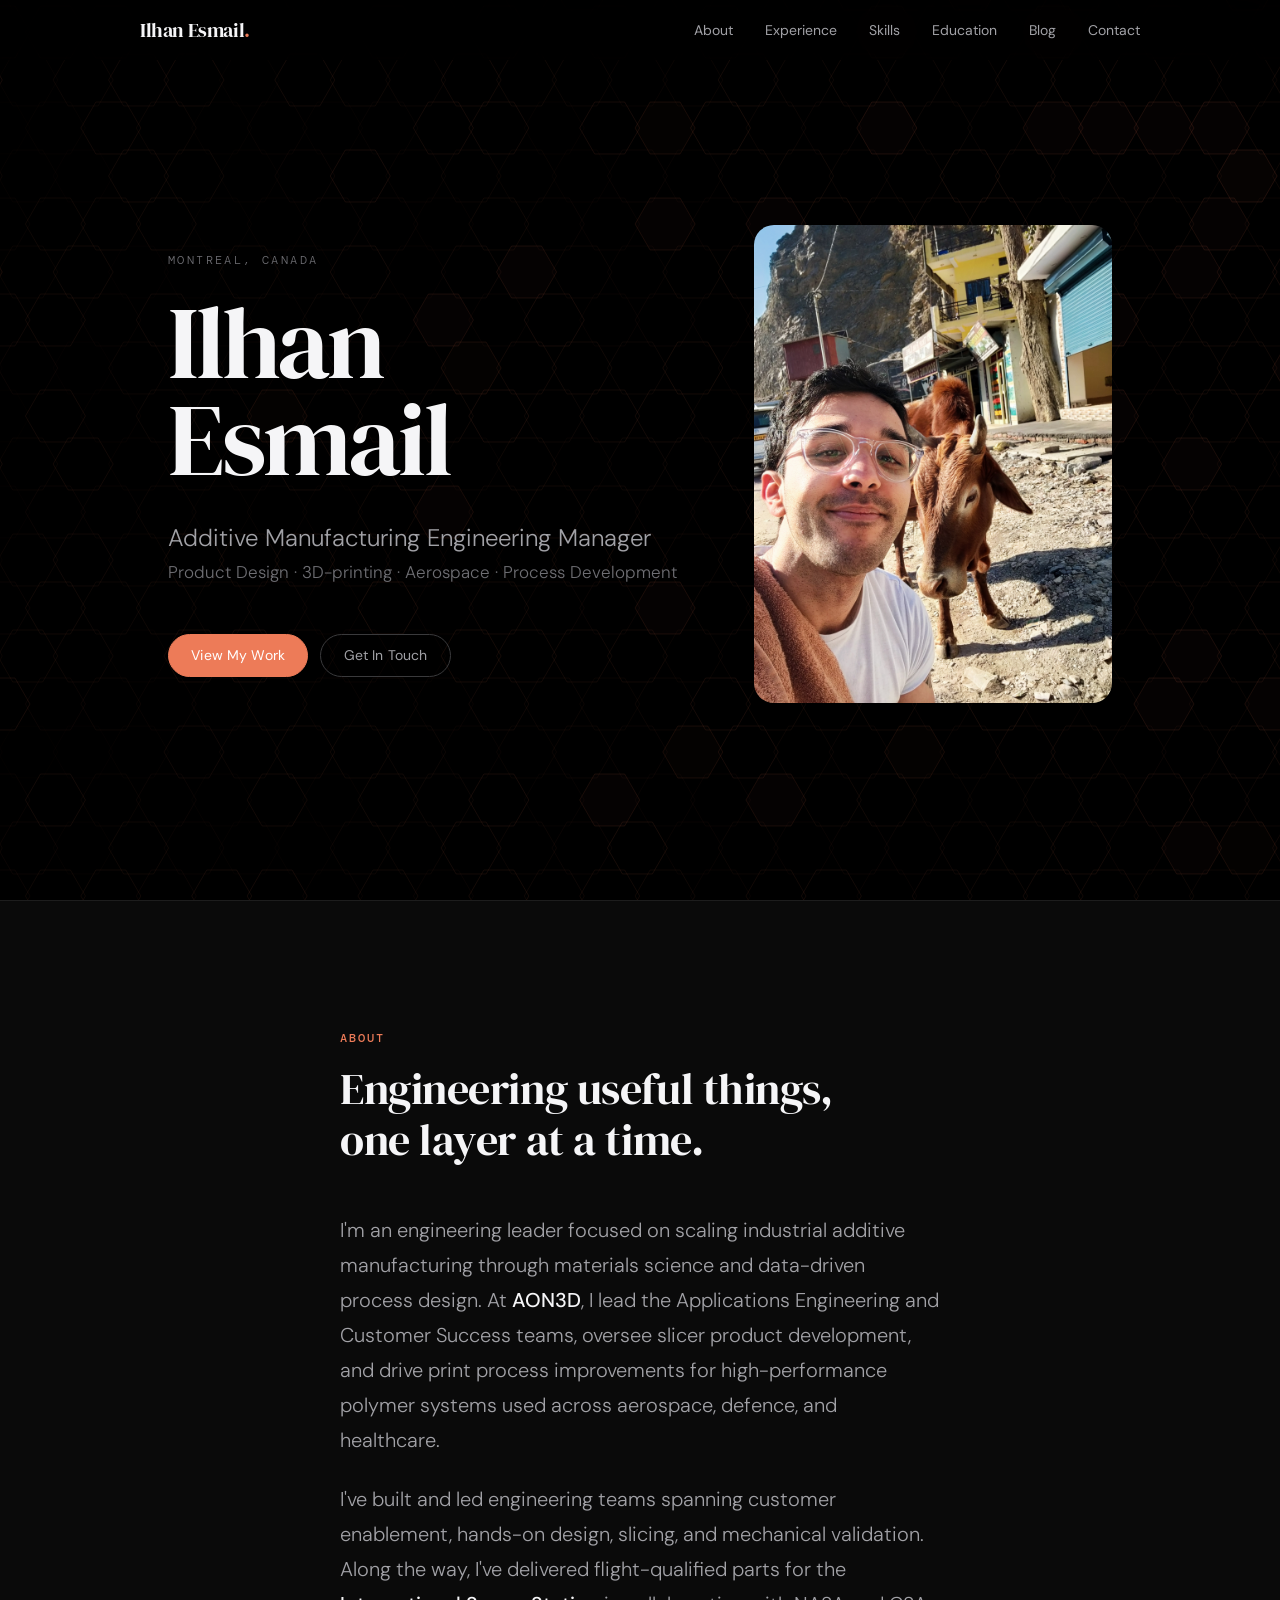
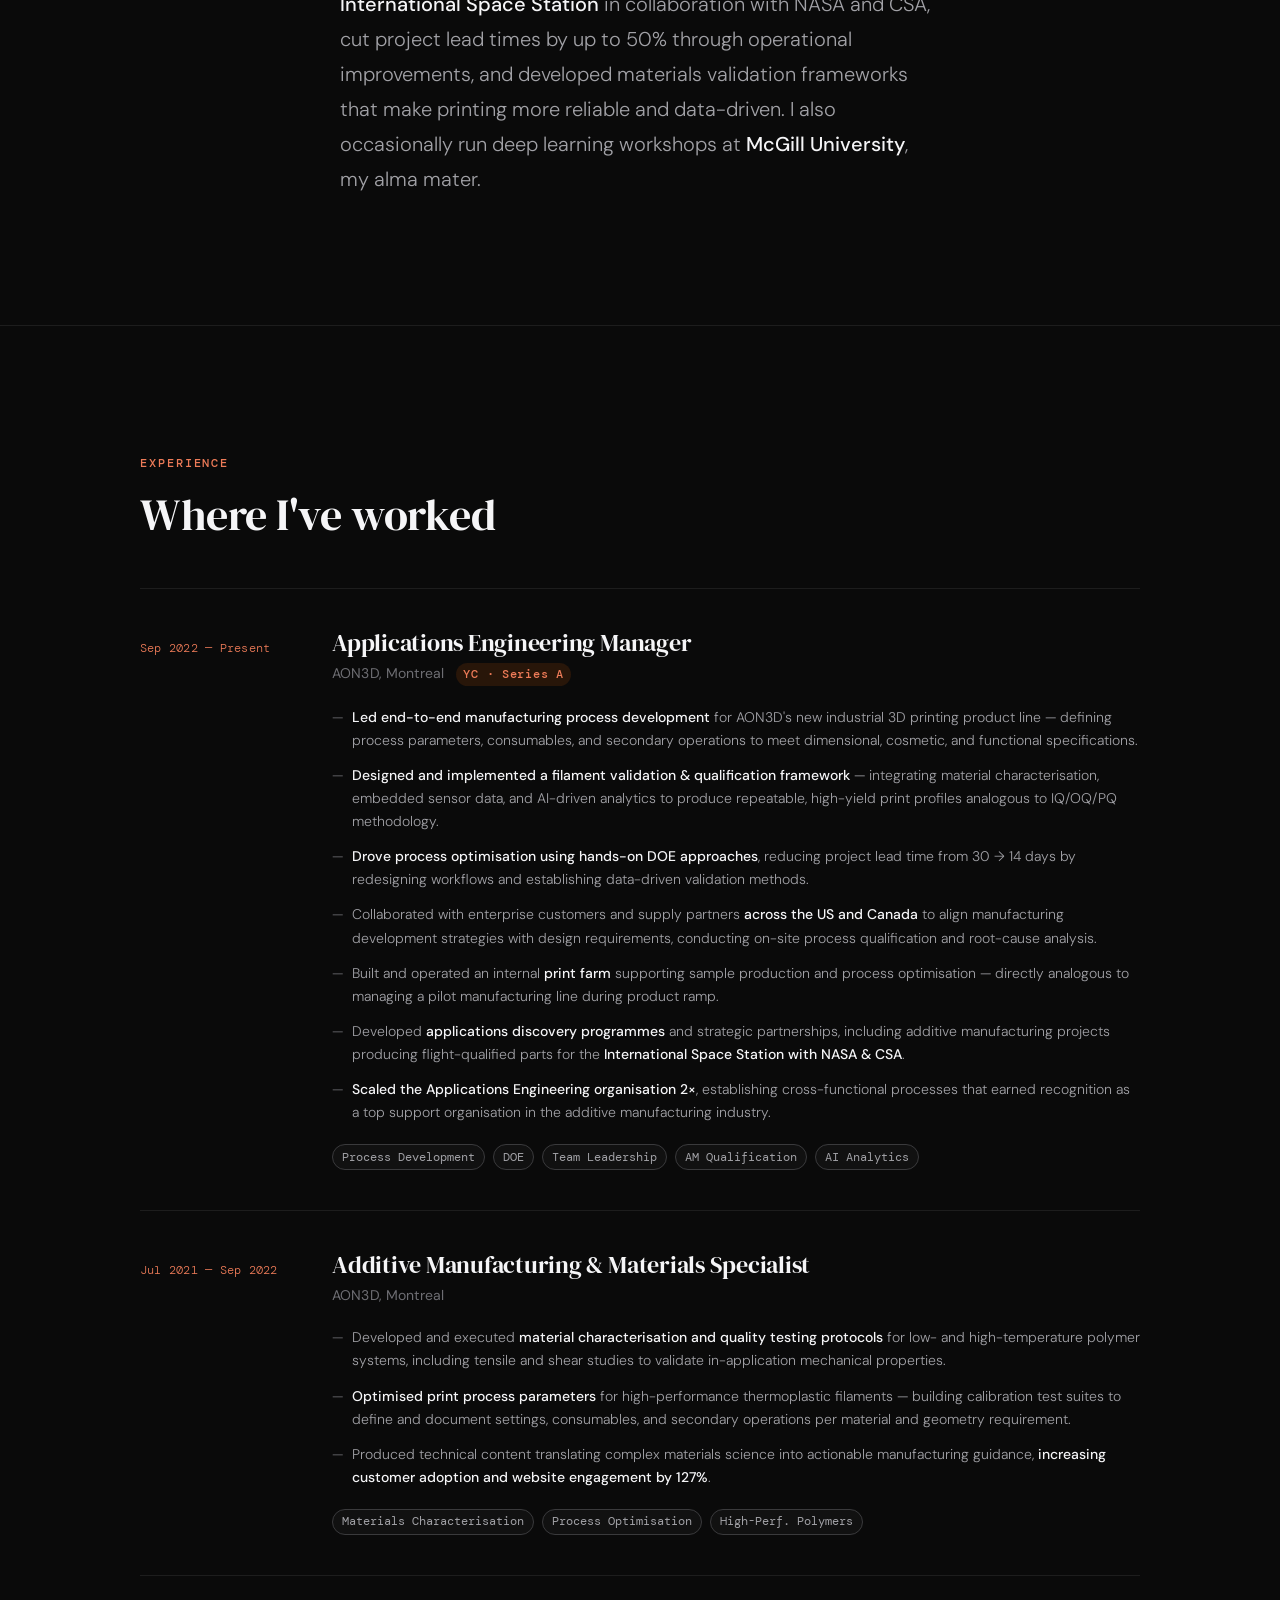
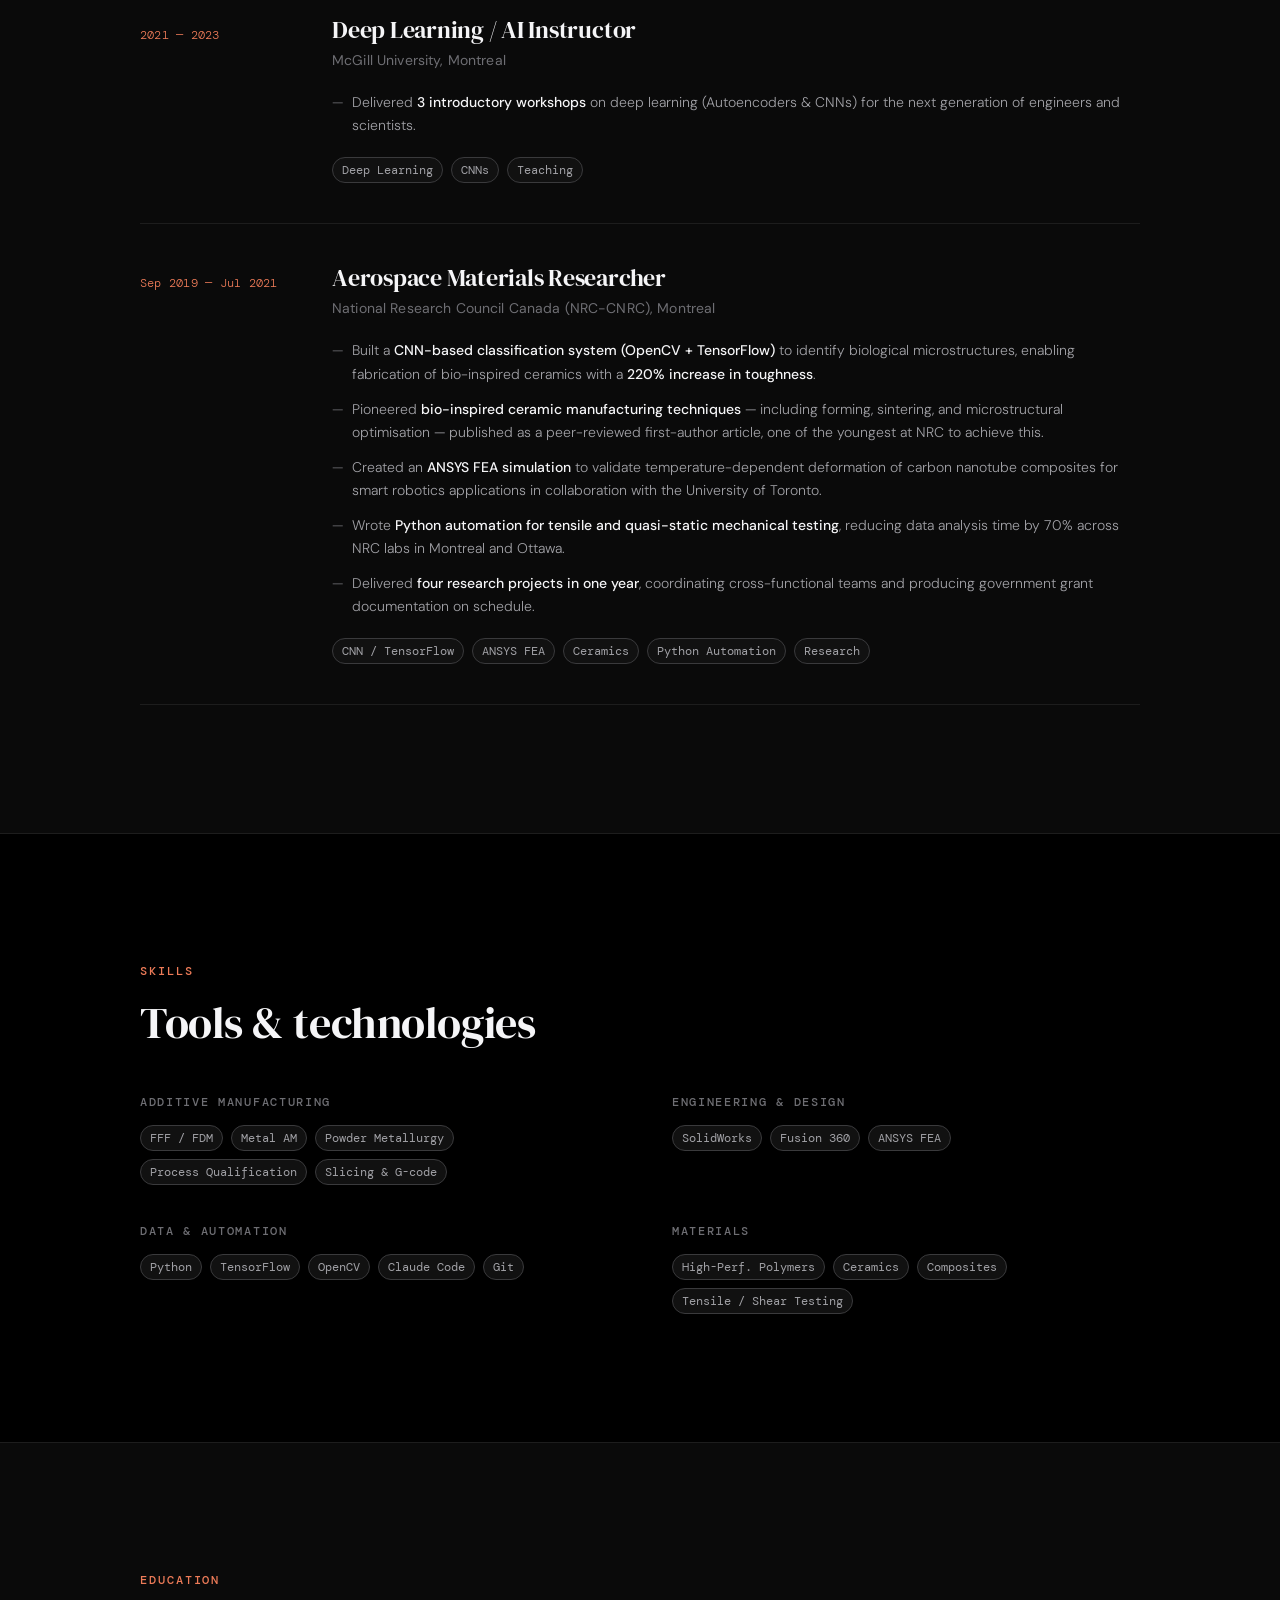
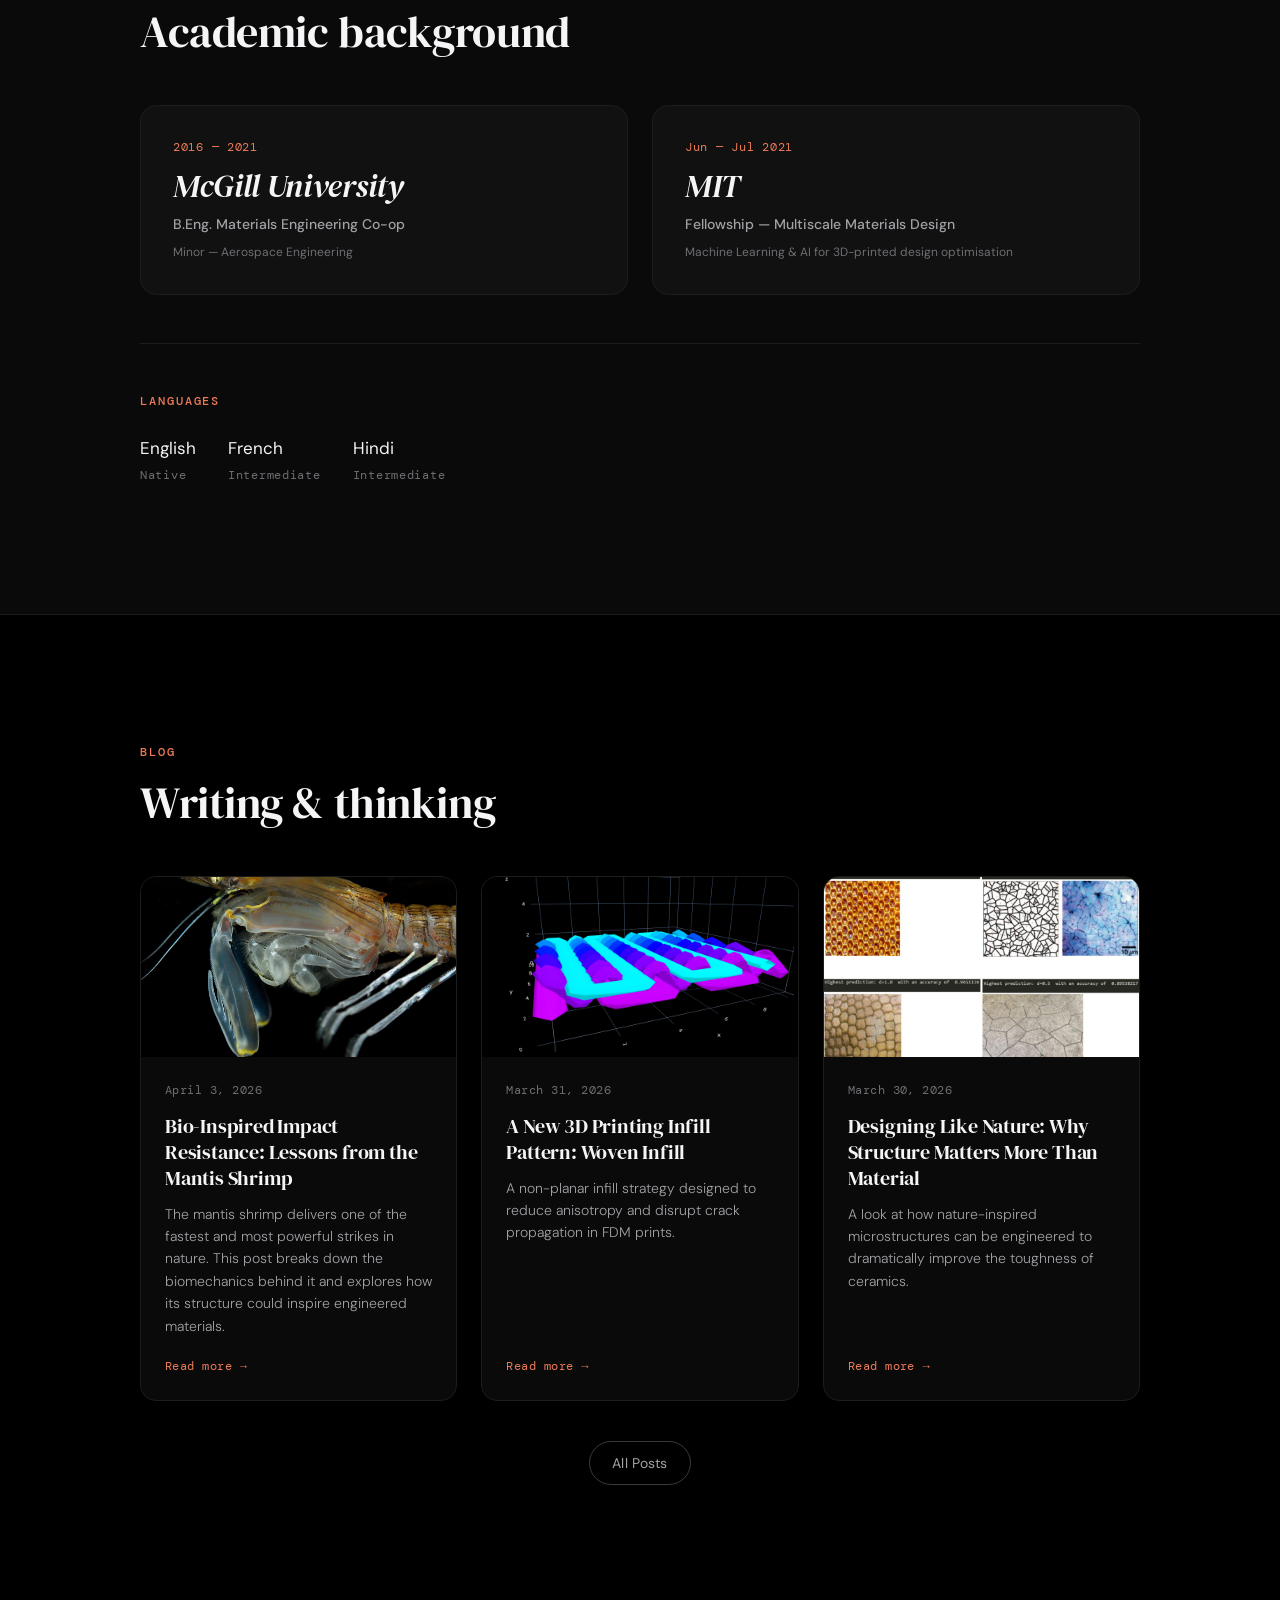
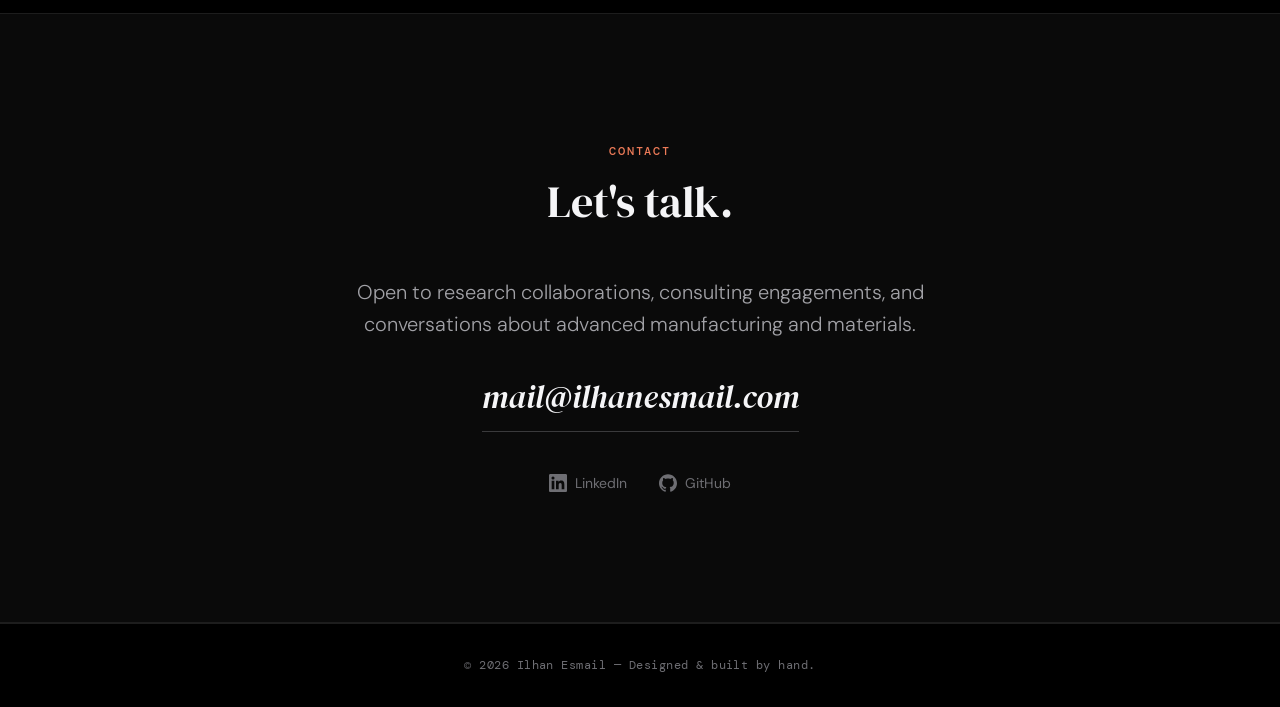
<file: index.html>
<!DOCTYPE html>
<html lang="en">
<head>
  <meta charset="UTF-8" />
  <meta name="viewport" content="width=device-width, initial-scale=1.0" />
  <title>Ilhan Esmail</title>
  <meta name="description" content="Ilhan Esmail. Applications Engineering Manager specialising in Additive Manufacturing & Materials. Based in Montreal." />
  <meta property="og:title" content="Ilhan Esmail" />
  <meta property="og:description" content="Applications Engineering Manager · Additive Design & Materials" />
  <meta property="og:type" content="website" />
  <link rel="preconnect" href="https://fonts.googleapis.com" />
  <link rel="preconnect" href="https://fonts.gstatic.com" crossorigin />
  <link href="https://fonts.googleapis.com/css2?family=DM+Serif+Display:ital@0;1&family=DM+Mono:wght@300;400;500&family=DM+Sans:ital,opsz,wght@0,9..40,300;0,9..40,400;0,9..40,500;1,9..40,300&display=swap" rel="stylesheet" />
  <link rel="stylesheet" href="style.css" />
</head>
<body>

  <!-- ═══════════════════════════════════════════
       NAVBAR
  ═══════════════════════════════════════════ -->
  <header class="navbar" id="navbar">
    <div class="navbar__inner">
      <a href="#hero" class="navbar__logo">Ilhan Esmail<span class="accent">.</span></a>
      <nav class="navbar__nav" id="navMenu" role="navigation" aria-label="Main navigation">
        <ul class="navbar__list">
          <li><a href="#about"      class="navbar__link">About</a></li>
          <li><a href="#experience" class="navbar__link">Experience</a></li>
          <li><a href="#skills"     class="navbar__link">Skills</a></li>
          <li><a href="#education"  class="navbar__link">Education</a></li>
          <li><a href="#blog"       class="navbar__link">Blog</a></li>
          <li><a href="#contact"    class="navbar__link">Contact</a></li>
        </ul>
      </nav>
      <button class="navbar__toggle" id="navToggle" aria-label="Toggle navigation menu" aria-expanded="false">
        <span></span>
        <span></span>
        <span></span>
      </button>
    </div>
  </header>

  <main>

    <!-- ═══════════════════════════════════════════
         HERO
    ═══════════════════════════════════════════ -->
    <section id="hero" class="section section--hero">
      <div class="container">
        <div class="hero__inner">
          <div class="hero__text">
            <p class="hero__eyebrow fade-in">Montreal, Canada</p>
            <h1 class="hero__name fade-in">Ilhan<br>Esmail</h1>
            <p class="hero__title fade-in">
              Additive Manufacturing Engineering Manager<br>
              <span class="hero__subtitle">Product Design &middot; 3D-printing &middot; Aerospace &middot; Process Development</span>
            </p>
            <div class="hero__cta fade-in">
              <a href="#experience" class="btn btn--primary">View My Work</a>
              <a href="#contact" class="btn btn--ghost">Get In Touch</a>
            </div>
          </div>
          <div class="hero__image-wrap fade-in">
            <img src="selfie.JPEG" alt="Ilhan Esmail" class="hero__image" />
          </div>
        </div>
      </div>
      <canvas id="hexCanvas" class="hero__hex-canvas" aria-hidden="true"></canvas>
    </section>

    <!-- ═══════════════════════════════════════════
         ABOUT
    ═══════════════════════════════════════════ -->
    <section id="about" class="section section--about">
      <div class="container container--narrow">
        <p class="section__label fade-in">About</p>
        <h2 class="section__heading fade-in">
          Engineering useful things,<br>one layer at a time.
        </h2>
        <p class="about__body fade-in">
          I'm an engineering leader focused on scaling industrial additive manufacturing through materials science and data-driven process design.
          At <strong>AON3D</strong>, I lead the Applications Engineering and Customer Success teams, oversee slicer product development, and drive print process improvements
          for high-performance polymer systems used across aerospace, defence, and healthcare.
        </p>
        <p class="about__body fade-in">
          I've built and led engineering teams spanning customer enablement, hands-on design, slicing, and mechanical validation.
          Along the way, I've delivered flight-qualified parts for the <strong>International Space Station</strong> in collaboration with NASA and CSA, cut project lead times
          by up to 50% through operational improvements, and developed materials validation frameworks that make printing more reliable and data-driven. I also occasionally
          run deep learning workshops at <strong>McGill University</strong>, my alma mater.
        </p>
      </div>
    </section>

    <!-- ═══════════════════════════════════════════
         IMPACT STATS
    ═══════════════════════════════════════════
    <section id="impact" class="section section--impact">
      <div class="container">
        <div class="stats__grid">
          <div class="stat fade-in">
            <div class="stat__num">220%</div>
            <div class="stat__desc">Toughness increase via bio-inspired ceramic manufacturing process</div>
          </div>
          <div class="stat fade-in">
            <div class="stat__num">53%</div>
            <div class="stat__desc">Reduction in manufacturing &amp; product development lead time via JIRA &amp; Git process automation</div>
          </div>
          <div class="stat fade-in">
            <div class="stat__num">70%</div>
            <div class="stat__desc">Faster mechanical test analysis via Python automation across NRC labs</div>
          </div>
          <div class="stat fade-in">
            <div class="stat__num">ISS</div>
            <div class="stat__desc">Parts produced for the International Space Station with NASA &amp; CSA</div>
          </div>
        </div>
      </div>
    </section> -->

    <!-- ═══════════════════════════════════════════
         EXPERIENCE
         ─────────────────────────────────────────
         HOW TO ADD A NEW ROLE:
         1. Copy the entire <article class="timeline__item"> block below
            (from the opening <!-- NEW EXPERIENCE  comment to its closing tag
        2. Paste it ABOVE the first existing timeline__item
         3. Edit the fields marked with <!-- EDIT: 
         4. Save the file — no other changes needed
    ═══════════════════════════════════════════ -->
    <section id="experience" class="section section--experience">
      <div class="container">
        <p class="section__label fade-in">Experience</p>
        <h2 class="section__heading fade-in">Where I've worked</h2>

        <div class="timeline">

          <!-- ─────────────────────────────────────
               NEW EXPERIENCE TEMPLATE
               Copy this block to add a new role.
               ───────────────────────────────────── -->
          <!--
          <article class="timeline__item fade-in">
            <div class="timeline__meta">
              <time class="timeline__date">Mon YYYY — Mon YYYY</time>
            </div>
            <div class="timeline__content">
              <div class="timeline__header">
                <h3 class="timeline__role">Job Title</h3>
                <div class="timeline__company">
                  Company Name
                  <span class="badge">Stage / Label</span>
                </div>
              </div>
              <ul class="timeline__bullets">
                <li>First bullet point.</li>
                <li>Second bullet point.</li>
                <li>Third bullet point.</li>
              </ul>
              <div class="timeline__tags">
                <span class="tag">Tag One</span>
                <span class="tag">Tag Two</span>
              </div>
            </div>
          </article>
          -->
          <!-- END TEMPLATE -->

          <!-- Role 1 -->
          <article class="timeline__item fade-in">
            <div class="timeline__meta">
              <time class="timeline__date">Sep 2022 — Present</time>
            </div>
            <div class="timeline__content">
              <div class="timeline__header">
                <h3 class="timeline__role">Applications Engineering Manager</h3>
                <div class="timeline__company">
                  AON3D, Montreal
                  <span class="badge">YC · Series A</span>
                </div>
              </div>
              <ul class="timeline__bullets">
                <li><strong>Led end-to-end manufacturing process development</strong> for AON3D's new industrial 3D printing product line — defining process parameters, consumables, and secondary operations to meet dimensional, cosmetic, and functional specifications.</li>
                <li><strong>Designed and implemented a filament validation &amp; qualification framework</strong> — integrating material characterisation, embedded sensor data, and AI-driven analytics to produce repeatable, high-yield print profiles analogous to IQ/OQ/PQ methodology.</li>
                <li><strong>Drove process optimisation using hands-on DOE approaches</strong>, reducing project lead time from 30 → 14 days by redesigning workflows and establishing data-driven validation methods.</li>
                <li>Collaborated with enterprise customers and supply partners <strong>across the US and Canada</strong> to align manufacturing development strategies with design requirements, conducting on-site process qualification and root-cause analysis.</li>
                <li>Built and operated an internal <strong>print farm</strong> supporting sample production and process optimisation — directly analogous to managing a pilot manufacturing line during product ramp.</li>
                <li>Developed <strong>applications discovery programmes</strong> and strategic partnerships, including additive manufacturing projects producing flight-qualified parts for the <strong>International Space Station with NASA &amp; CSA</strong>.</li>
                <li><strong>Scaled the Applications Engineering organisation 2×</strong>, establishing cross-functional processes that earned recognition as a top support organisation in the additive manufacturing industry.</li>
              </ul>
              <div class="timeline__tags">
                <span class="tag">Process Development</span>
                <span class="tag">DOE</span>
                <span class="tag">Team Leadership</span>
                <span class="tag">AM Qualification</span>
                <span class="tag">AI Analytics</span>
              </div>
            </div>
          </article>

          <!-- Role 2 -->
          <article class="timeline__item fade-in">
            <div class="timeline__meta">
              <time class="timeline__date">Jul 2021 — Sep 2022</time>
            </div>
            <div class="timeline__content">
              <div class="timeline__header">
                <h3 class="timeline__role">Additive Manufacturing &amp; Materials Specialist</h3>
                <div class="timeline__company">AON3D, Montreal</div>
              </div>
              <ul class="timeline__bullets">
                <li>Developed and executed <strong>material characterisation and quality testing protocols</strong> for low- and high-temperature polymer systems, including tensile and shear studies to validate in-application mechanical properties.</li>
                <li><strong>Optimised print process parameters</strong> for high-performance thermoplastic filaments — building calibration test suites to define and document settings, consumables, and secondary operations per material and geometry requirement.</li>
                <li>Produced technical content translating complex materials science into actionable manufacturing guidance, <strong>increasing customer adoption and website engagement by 127%</strong>.</li>
              </ul>
              <div class="timeline__tags">
                <span class="tag">Materials Characterisation</span>
                <span class="tag">Process Optimisation</span>
                <span class="tag">High-Perf. Polymers</span>
              </div>
            </div>
          </article>

          <!-- Role 3 -->
          <article class="timeline__item fade-in">
            <div class="timeline__meta">
              <time class="timeline__date">2021 — 2023</time>
            </div>
            <div class="timeline__content">
              <div class="timeline__header">
                <h3 class="timeline__role">Deep Learning / AI Instructor</h3>
                <div class="timeline__company">McGill University, Montreal</div>
              </div>
              <ul class="timeline__bullets">
                <li>Delivered <strong>3 introductory workshops</strong> on deep learning (Autoencoders &amp; CNNs) for the next generation of engineers and scientists.</li>
              </ul>
              <div class="timeline__tags">
                <span class="tag">Deep Learning</span>
                <span class="tag">CNNs</span>
                <span class="tag">Teaching</span>
              </div>
            </div>
          </article>

          <!-- Role 4 -->
          <article class="timeline__item fade-in">
            <div class="timeline__meta">
              <time class="timeline__date">Sep 2019 — Jul 2021</time>
            </div>
            <div class="timeline__content">
              <div class="timeline__header">
                <h3 class="timeline__role">Aerospace Materials Researcher</h3>
                <div class="timeline__company">National Research Council Canada (NRC-CNRC), Montreal</div>
              </div>
              <ul class="timeline__bullets">
                <li>Built a <strong>CNN-based classification system (OpenCV + TensorFlow)</strong> to identify biological microstructures, enabling fabrication of bio-inspired ceramics with a <strong>220% increase in toughness</strong>.</li>
                <li>Pioneered <strong>bio-inspired ceramic manufacturing techniques</strong> — including forming, sintering, and microstructural optimisation — published as a peer-reviewed first-author article, one of the youngest at NRC to achieve this.</li>
                <li>Created an <strong>ANSYS FEA simulation</strong> to validate temperature-dependent deformation of carbon nanotube composites for smart robotics applications in collaboration with the University of Toronto.</li>
                <li>Wrote <strong>Python automation for tensile and quasi-static mechanical testing</strong>, reducing data analysis time by 70% across NRC labs in Montreal and Ottawa.</li>
                <li>Delivered <strong>four research projects in one year</strong>, coordinating cross-functional teams and producing government grant documentation on schedule.</li>
              </ul>
              <div class="timeline__tags">
                <span class="tag">CNN / TensorFlow</span>
                <span class="tag">ANSYS FEA</span>
                <span class="tag">Ceramics</span>
                <span class="tag">Python Automation</span>
                <span class="tag">Research</span>
              </div>
            </div>
          </article>

        </div>
      </div>
    </section>

    <!-- ═══════════════════════════════════════════
         SKILLS
    ═══════════════════════════════════════════ -->
    <section id="skills" class="section section--skills">
      <div class="container">
        <p class="section__label fade-in">Skills</p>
        <h2 class="section__heading fade-in">Tools &amp; technologies</h2>
        <div class="skills__grid">

          <div class="skill-group fade-in">
            <h3 class="skill-group__title">Additive Manufacturing</h3>
            <div class="skill-pills">
              <span class="tag">FFF / FDM</span>
              <span class="tag">Metal AM</span>
              <span class="tag">Powder Metallurgy</span>
              <span class="tag">Process Qualification</span>
              <span class="tag">Slicing & G-code</span>
            </div>
          </div>

          <div class="skill-group fade-in">
            <h3 class="skill-group__title">Engineering &amp; Design</h3>
            <div class="skill-pills">
              <span class="tag">SolidWorks</span>
              <span class="tag">Fusion 360</span>
              <span class="tag">ANSYS FEA</span>
            </div>
          </div>

          <div class="skill-group fade-in">
            <h3 class="skill-group__title">Data &amp; Automation</h3>
            <div class="skill-pills">
              <span class="tag">Python</span>
              <span class="tag">TensorFlow</span>
              <span class="tag">OpenCV</span>
              <span class="tag">Claude Code</span>
              <span class="tag">Git</span>
            </div>
          </div>

          <div class="skill-group fade-in">
            <h3 class="skill-group__title">Materials</h3>
            <div class="skill-pills">
              <span class="tag">High-Perf. Polymers</span>
              <span class="tag">Ceramics</span>
              <span class="tag">Composites</span>
              <span class="tag">Tensile / Shear Testing</span>
            </div>
          </div>

        </div>
      </div>
    </section>

    <!-- ═══════════════════════════════════════════
         EDUCATION
    ═══════════════════════════════════════════ -->
    <section id="education" class="section section--education">
      <div class="container">
        <p class="section__label fade-in">Education</p>
        <h2 class="section__heading fade-in">Academic background</h2>
        <div class="edu__grid">

          <article class="edu-card fade-in">
            <div class="edu-card__year">2016 — 2021</div>
            <h3 class="edu-card__institution">McGill University</h3>
            <div class="edu-card__degree">B.Eng. Materials Engineering Co-op</div>
            <div class="edu-card__detail">Minor — Aerospace Engineering</div>
          </article>

          <article class="edu-card fade-in">
            <div class="edu-card__year">Jun — Jul 2021</div>
            <h3 class="edu-card__institution">MIT</h3>
            <div class="edu-card__degree">Fellowship — Multiscale Materials Design</div>
            <div class="edu-card__detail">Machine Learning &amp; AI for 3D-printed design optimisation</div>
          </article>

        </div>

        <div class="languages fade-in">
          <p class="section__label">Languages</p>
          <div class="languages__row">
            <div class="lang">
              <span class="lang__name">English</span>
              <span class="lang__level">Native</span>
            </div>
            <div class="lang">
              <span class="lang__name">French</span>
              <span class="lang__level">Intermediate</span>
            </div>
            <div class="lang">
              <span class="lang__name">Hindi</span>
              <span class="lang__level">Intermediate</span>
            </div>
          </div>
        </div>

      </div>
    </section>

    <!-- ═══════════════════════════════════════════
         BLOG
         ─────────────────────────────────────────
         HOW TO ADD A NEW BLOG POST:
         1. Copy blog/post-template.html
            → rename to blog/posts/your-post-title.html
         2. Fill in the fields marked EDIT:
         3. Copy one <article class="blog-card"> block below
         4. Update its title, date, excerpt, and href to match 
         5. Save both files — done.
    ═══════════════════════════════════════════ -->
    <section id="blog" class="section section--blog">
      <div class="container">
        <p class="section__label fade-in">Blog</p>
        <h2 class="section__heading fade-in">Writing &amp; thinking</h2>
        <div class="blog__grid">

          <!-- ─────────────────────────────────────
               NEW BLOG CARD TEMPLATE
               Copy this block to add a new post preview.
               ───────────────────────────────────── -->
          <!--
          <article class="blog-card fade-in">
            <a href="blog/posts/your-post-slug.html" class="blog-card__link">
              <div class="blog-card__image">
                <img src="blog/images/your-image.jpg" alt="Post image description" />
              </div>
              <div class="blog-card__body">
                <time class="blog-card__date">Month DD, YYYY</time>
                <h3 class="blog-card__title">Your Post Title</h3>
                <p class="blog-card__excerpt">A one or two sentence summary of the post.</p>
                <span class="blog-card__read">Read more →</span>
              </div>
            </a>
          </article>
          -->
          <!-- END TEMPLATE -->
          <article class="blog-card fade-in">
            <a href="blog/posts/mantis-shrimp-impact-mechanics.html" class="blog-card__link">
              <div class="blog-card__image"><img src="blog/images/mantis-hero.jpeg" alt="Close-up of a mantis dactyl club" /></div>
              <div class="blog-card__body">
                <time class="blog-card__date">April 3, 2026</time>
                <h3 class="blog-card__title">Bio-Inspired Impact Resistance: Lessons from the Mantis Shrimp</h3>
                <p class="blog-card__excerpt">The mantis shrimp delivers one of the fastest and most powerful strikes in nature. This post breaks down the biomechanics behind it and explores how its structure could inspire engineered materials.</p>
                <span class="blog-card__read">Read more →</span>
              </div>
            </a>
          </article>

          <article class="blog-card fade-in">
            <a href="blog/posts/woven-infill.html" class="blog-card__link">
              <div class="blog-card__image">
                <img src="blog/images/woven_infill.png" alt="Woven infill toolpath pattern" />
              </div>
              <div class="blog-card__body">
                <time class="blog-card__date">March 31, 2026</time>
                <h3 class="blog-card__title">A New 3D Printing Infill Pattern: Woven Infill</h3>
                <p class="blog-card__excerpt">A non-planar infill strategy designed to reduce anisotropy and disrupt crack propagation in FDM prints.</p>
                <span class="blog-card__read">Read more →</span>
              </div>
            </a>
          </article>

          <article class="blog-card fade-in">
            <a href="blog/posts/bio-ceramics.html" class="blog-card__link">
              <div class="blog-card__image">
                <img src="blog/images/cnn_nacre.png" alt="CNN classification output on nacre microstructure" />
              </div>
              <div class="blog-card__body">
                <time class="blog-card__date">March 30, 2026</time>
                <h3 class="blog-card__title">Designing Like Nature: Why Structure Matters More Than Material</h3>
                <p class="blog-card__excerpt">A look at how nature-inspired microstructures can be engineered to dramatically improve the toughness of ceramics.</p>
                <span class="blog-card__read">Read more →</span>
              </div>
            </a>
          </article>

        </div>
        <div class="blog__footer fade-in">
          <a href="blog/index.html" class="btn btn--ghost">All Posts</a>
        </div>
      </div>
    </section>

    <!-- ═══════════════════════════════════════════
         CONTACT
    ═══════════════════════════════════════════ -->
    <section id="contact" class="section section--contact">
      <div class="container container--narrow">
        <p class="section__label fade-in">Contact</p>
        <h2 class="section__heading fade-in">Let's talk.</h2>
        <p class="contact__intro fade-in">
          Open to research collaborations, consulting engagements, and conversations
          about advanced manufacturing and materials.
        </p>
        <!-- EDIT: Replace with your actual email address -->
        <a href="mailto:mail@ilhanesmail.com" class="contact__email fade-in">mail@ilhanesmail.com</a>
        <ul class="contact__links fade-in" role="list">
          <li>
            <a href="https://linkedin.com/in/ilhanesmail" class="contact__link"
               target="_blank" rel="noopener noreferrer" aria-label="LinkedIn profile">
              <!-- LinkedIn icon -->
              <svg class="contact__icon" xmlns="http://www.w3.org/2000/svg" viewBox="0 0 24 24" fill="currentColor" aria-hidden="true">
                <path d="M20.447 20.452h-3.554v-5.569c0-1.328-.027-3.037-1.852-3.037-1.853 0-2.136 1.445-2.136 2.939v5.667H9.351V9h3.414v1.561h.046c.477-.9 1.637-1.85 3.37-1.85 3.601 0 4.267 2.37 4.267 5.455v6.286zM5.337 7.433a2.062 2.062 0 0 1-2.063-2.065 2.064 2.064 0 1 1 2.063 2.065zm1.782 13.019H3.555V9h3.564v11.452zM22.225 0H1.771C.792 0 0 .774 0 1.729v20.542C0 23.227.792 24 1.771 24h20.451C23.2 24 24 23.227 24 22.271V1.729C24 .774 23.2 0 22.222 0h.003z"/>
              </svg>
              <span>LinkedIn</span>
            </a>
          </li>
          <li>
            <!-- EDIT: Replace with your GitHub username if you have one, or remove this <li> -->
            <a href="https://github.com/ilhanesmail" class="contact__link"
               target="_blank" rel="noopener noreferrer" aria-label="GitHub profile">
              <!-- GitHub icon -->
              <svg class="contact__icon" xmlns="http://www.w3.org/2000/svg" viewBox="0 0 24 24" fill="currentColor" aria-hidden="true">
                <path d="M12 .297c-6.63 0-12 5.373-12 12 0 5.303 3.438 9.8 8.205 11.385.6.113.82-.258.82-.577 0-.285-.01-1.04-.015-2.04-3.338.724-4.042-1.61-4.042-1.61C4.422 18.07 3.633 17.7 3.633 17.7c-1.087-.744.084-.729.084-.729 1.205.084 1.838 1.236 1.838 1.236 1.07 1.835 2.809 1.305 3.495.998.108-.776.417-1.305.76-1.605-2.665-.3-5.466-1.332-5.466-5.93 0-1.31.465-2.38 1.235-3.22-.135-.303-.54-1.523.105-3.176 0 0 1.005-.322 3.3 1.23.96-.267 1.98-.399 3-.405 1.02.006 2.04.138 3 .405 2.28-1.552 3.285-1.23 3.285-1.23.645 1.653.24 2.873.12 3.176.765.84 1.23 1.91 1.23 3.22 0 4.61-2.805 5.625-5.475 5.92.42.36.81 1.096.81 2.22 0 1.606-.015 2.896-.015 3.286 0 .315.21.69.825.57C20.565 22.092 24 17.592 24 12.297c0-6.627-5.373-12-12-12"/>
              </svg>
              <span>GitHub</span>
            </a>
          </li>
        </ul>
      </div>
    </section>

  </main>

  <!-- ═══════════════════════════════════════════
       FOOTER
  ═══════════════════════════════════════════ -->
  <footer class="footer">
    <div class="container">
      <p class="footer__text">
        &copy; 2026 Ilhan Esmail &mdash; Designed &amp; built by hand.
      </p>
    </div>
  </footer>

  <script src="script.js"></script>
</body>
</html>
</file>
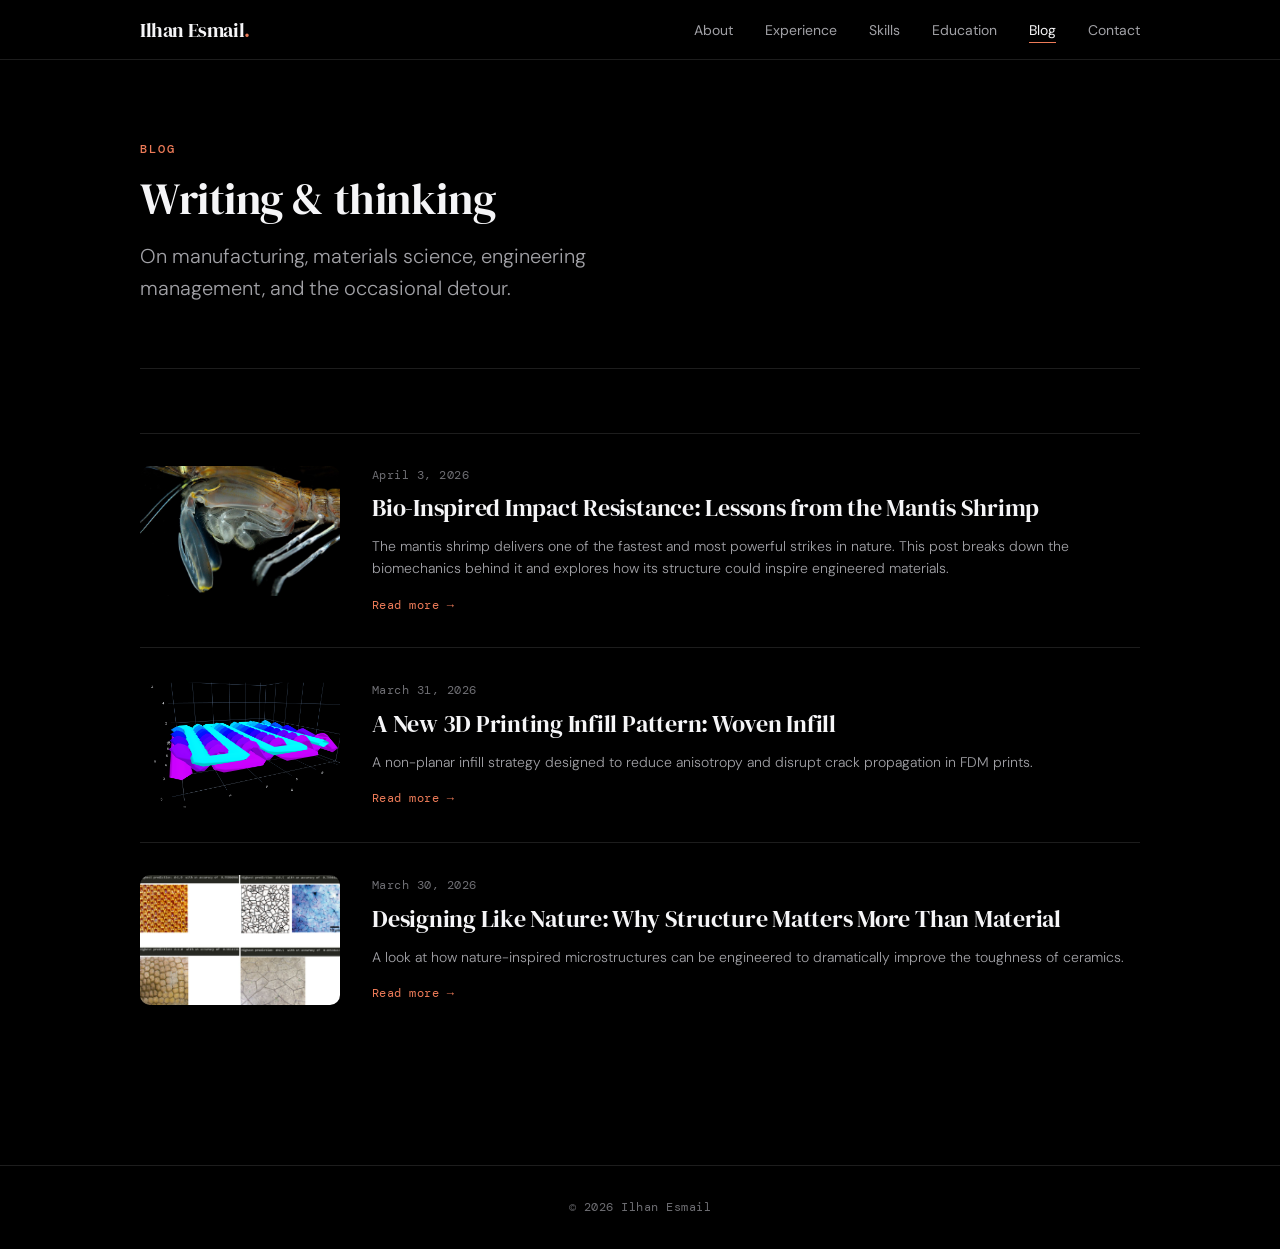
<file: blog/index.html>
<!DOCTYPE html>
<html lang="en">
<head>
  <meta charset="UTF-8" />
  <meta name="viewport" content="width=device-width, initial-scale=1.0" />
  <title>Blog — Ilhan Esmail</title>
  <meta name="description" content="Writing and thinking by Ilhan Esmail on manufacturing, materials, and engineering." />
  <link rel="preconnect" href="https://fonts.googleapis.com" />
  <link rel="preconnect" href="https://fonts.gstatic.com" crossorigin />
  <link href="https://fonts.googleapis.com/css2?family=DM+Serif+Display:ital@0;1&family=DM+Mono:wght@300;400;500&family=DM+Sans:ital,opsz,wght@0,9..40,300;0,9..40,400;0,9..40,500;1,9..40,300&display=swap" rel="stylesheet" />
  <link rel="stylesheet" href="../style.css" />
  <link rel="stylesheet" href="blog.css" />
</head>
<body>

  <!-- NAVBAR -->
  <header class="navbar navbar--scrolled" id="navbar">
    <div class="navbar__inner">
      <a href="../index.html" class="navbar__logo">Ilhan Esmail<span class="accent">.</span></a>
      <nav class="navbar__nav" id="navMenu" role="navigation" aria-label="Main navigation">
        <ul class="navbar__list">
          <li><a href="../index.html#about"      class="navbar__link">About</a></li>
          <li><a href="../index.html#experience" class="navbar__link">Experience</a></li>
          <li><a href="../index.html#skills"     class="navbar__link">Skills</a></li>
          <li><a href="../index.html#education"  class="navbar__link">Education</a></li>
          <li><a href="index.html"               class="navbar__link navbar__link--active">Blog</a></li>
          <li><a href="../index.html#contact"    class="navbar__link">Contact</a></li>
        </ul>
      </nav>
      <button class="navbar__toggle" id="navToggle" aria-label="Toggle navigation menu" aria-expanded="false">
        <span></span><span></span><span></span>
      </button>
    </div>
  </header>

  <main class="blog-main">
    <div class="container">

      <!-- Page Header -->
      <header class="blog-header">
        <p class="section__label">Blog</p>
        <h1 class="blog-header__title">Writing &amp; thinking</h1>
        <p class="blog-header__subtitle">
          On manufacturing, materials science, engineering management, and the occasional detour.
        </p>
      </header>

      <!-- ═══════════════════════════════════════════════
           BLOG POST LIST
           ─────────────────────────────────────────────
           HOW TO ADD A NEW POST:
           1. Copy blog/post-template.html
              → save as blog/posts/your-post-slug.html
           2. Fill in all EDIT:fields in that file
           3. Copy the <article class="blog-list__item"> block below
           4. Update: href, date, title, excerpt
           5. If the post has a hero image, add an <img> inside
              .blog-list__image (remove the --placeholder class)
           6. Save this file — done.
      ═══════════════════════════════════════════════ -->

      <div class="blog-list">

        <!-- ─────────────────────────────────────────────
             NEW POST CARD TEMPLATE
             Copy this block and fill in the fields.
             ───────────────────────────────────────────── -->
        <!--
        <article class="blog-list__item">
          <a href="posts/your-post-slug.html" class="blog-list__link">
            <div class="blog-list__image">
              <img src="images/your-image.jpg" alt="Short image description" />
            </div>
            <div class="blog-list__body">
              <time class="blog-list__date">Month DD, YYYY</time>
              <h2 class="blog-list__title">Your Post Title</h2>
              <p class="blog-list__excerpt">
                A one or two sentence summary of the post.
              </p>
              <span class="blog-list__read">Read more →</span>
            </div>
          </a>
        </article>
        -->
        <!-- END TEMPLATE -->
        <article class="blog-list__item">
          <a href="posts/mantis-shrimp-impact-mechanics.html" class="blog-list__link">
            <div class="blog-list__image"><img src="images/mantis-hero.jpeg" alt="Close-up of a mantis dactyl club" /></div>
            <div class="blog-list__body">
              <time class="blog-list__date">April 3, 2026</time>
              <h2 class="blog-list__title">Bio-Inspired Impact Resistance: Lessons from the Mantis Shrimp</h2>
              <p class="blog-list__excerpt">The mantis shrimp delivers one of the fastest and most powerful strikes in nature. This post breaks down the biomechanics behind it and explores how its structure could inspire engineered materials.</p>
              <span class="blog-list__read">Read more →</span>
            </div>
          </a>
        </article>

        <article class="blog-list__item">
          <a href="posts/woven-infill.html" class="blog-list__link">
            <div class="blog-list__image">
              <img src="images/woven_infill.png" alt="Woven infill toolpath pattern" />
            </div>
            <div class="blog-list__body">
              <time class="blog-list__date">March 31, 2026</time>
              <h2 class="blog-list__title">A New 3D Printing Infill Pattern: Woven Infill</h2>
              <p class="blog-list__excerpt">
                A non-planar infill strategy designed to reduce anisotropy and disrupt crack propagation in FDM prints.
              </p>
              <span class="blog-list__read">Read more →</span>
            </div>
          </a>
        </article>

        <article class="blog-list__item">
          <a href="posts/bio-ceramics.html" class="blog-list__link">
            <div class="blog-list__image">
                <img src="images/cnn_nacre.png" alt="CNN classification output on nacre microstructure" />
            </div>
            <div class="blog-list__body">
              <time class="blog-list__date">March 30, 2026</time>
              <h2 class="blog-list__title">Designing Like Nature: Why Structure Matters More Than Material</h2>
              <p class="blog-list__excerpt">
                A look at how nature-inspired microstructures can be engineered to dramatically improve the toughness of ceramics.
              </p>
              <span class="blog-list__read">Read more →</span>
            </div>
          </a>
        </article>

      </div>
    </div>
  </main>

  <footer class="footer">
    <div class="container">
      <p class="footer__text">&copy; 2026 Ilhan Esmail</p>
    </div>
  </footer>

  <script>
    // Hamburger toggle for blog pages
    var navToggle = document.getElementById('navToggle');
    var navMenu   = document.getElementById('navMenu');
    navToggle.addEventListener('click', function () {
      var isOpen = navMenu.classList.toggle('navbar__nav--open');
      navToggle.classList.toggle('navbar__toggle--open', isOpen);
      navToggle.setAttribute('aria-expanded', String(isOpen));
      document.body.style.overflow = isOpen ? 'hidden' : '';
    });
    document.querySelectorAll('.navbar__link').forEach(function (link) {
      link.addEventListener('click', function () {
        navMenu.classList.remove('navbar__nav--open');
        navToggle.classList.remove('navbar__toggle--open');
        navToggle.setAttribute('aria-expanded', 'false');
        document.body.style.overflow = '';
      });
    });
  </script>
</body>
</html>
</file>
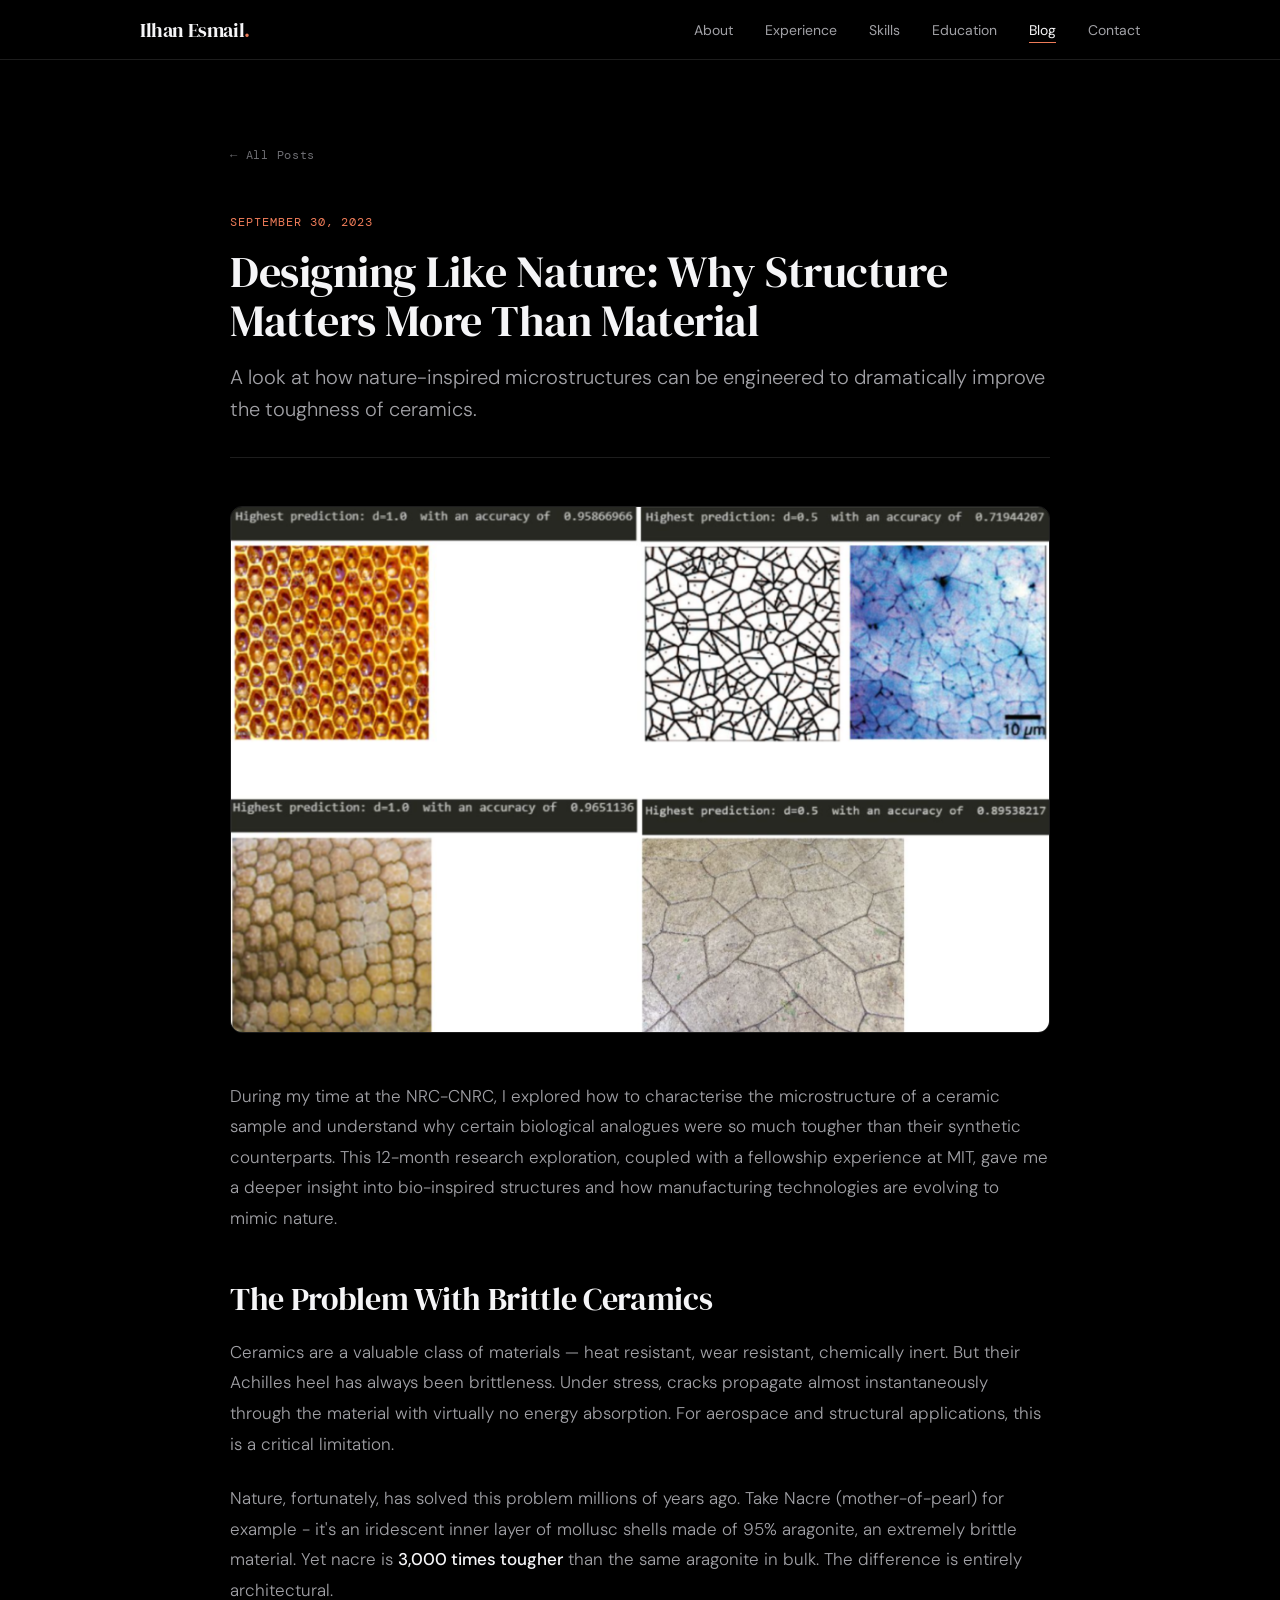
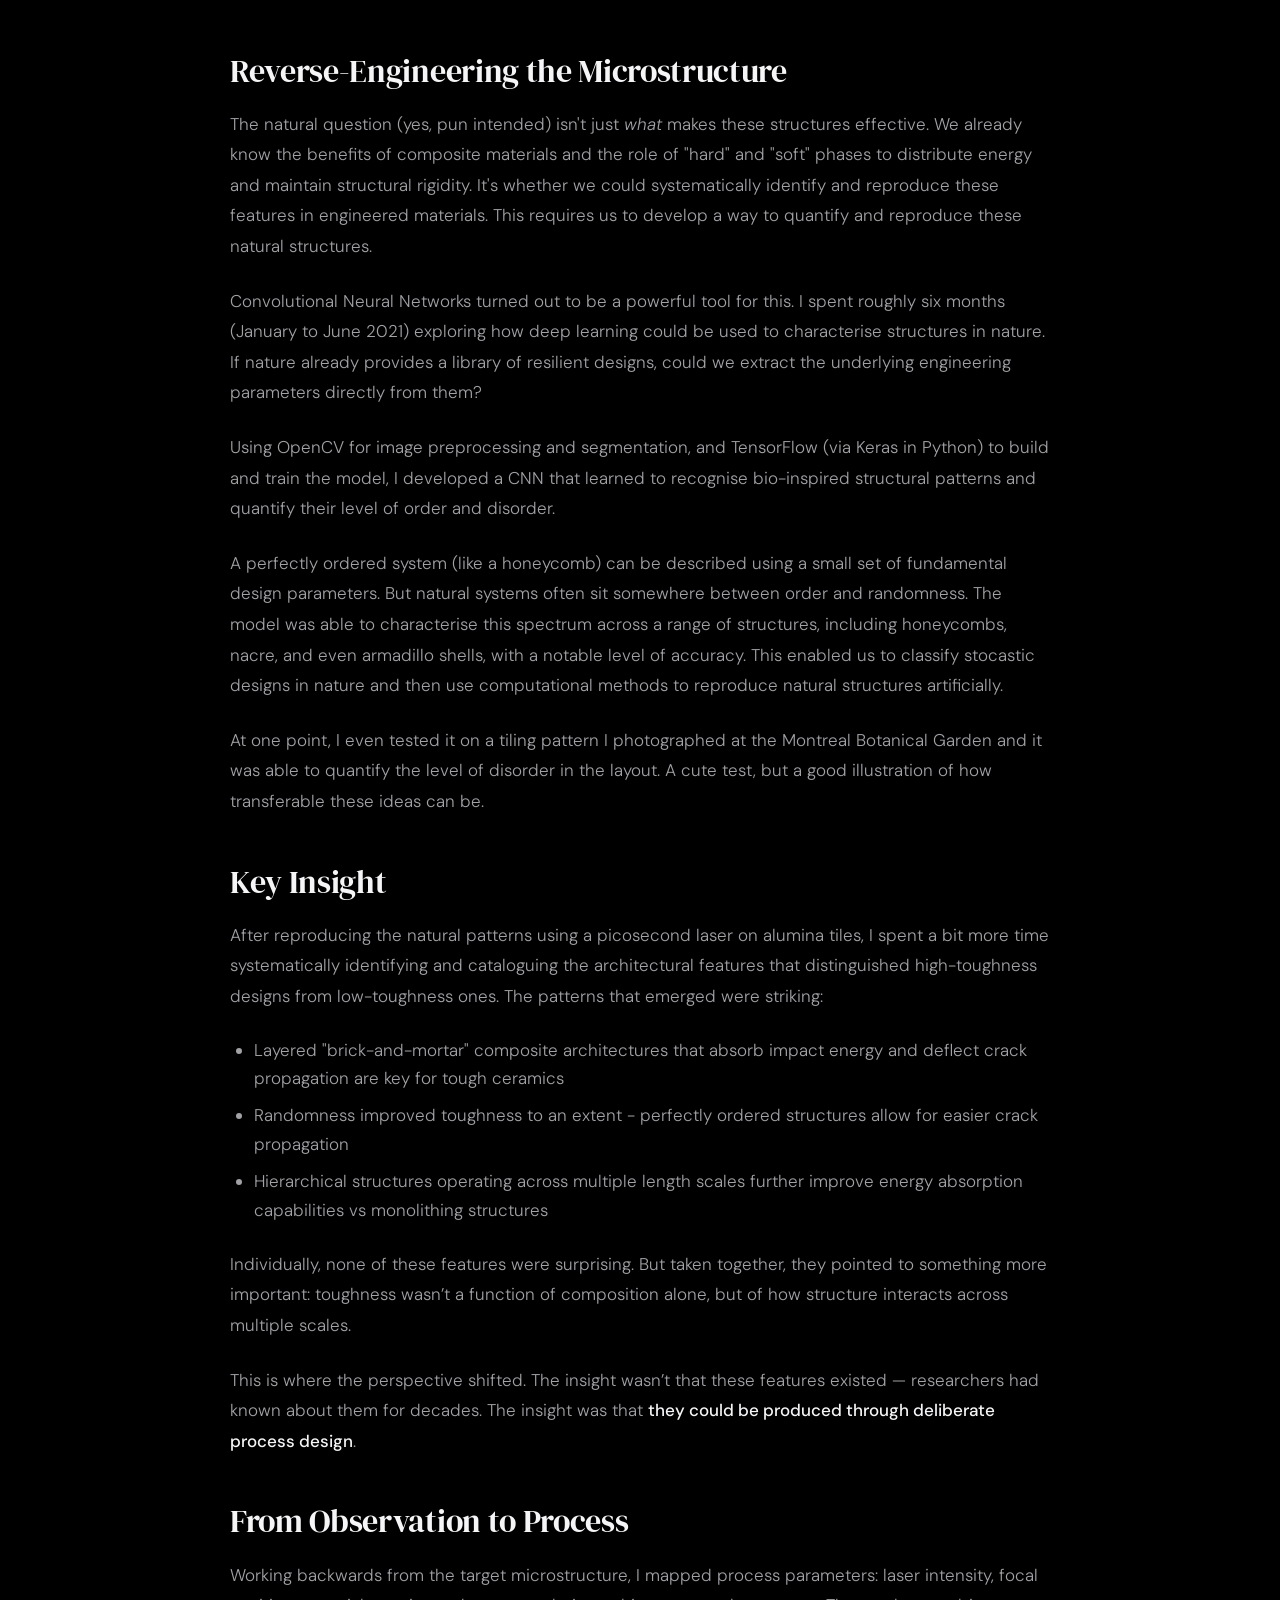
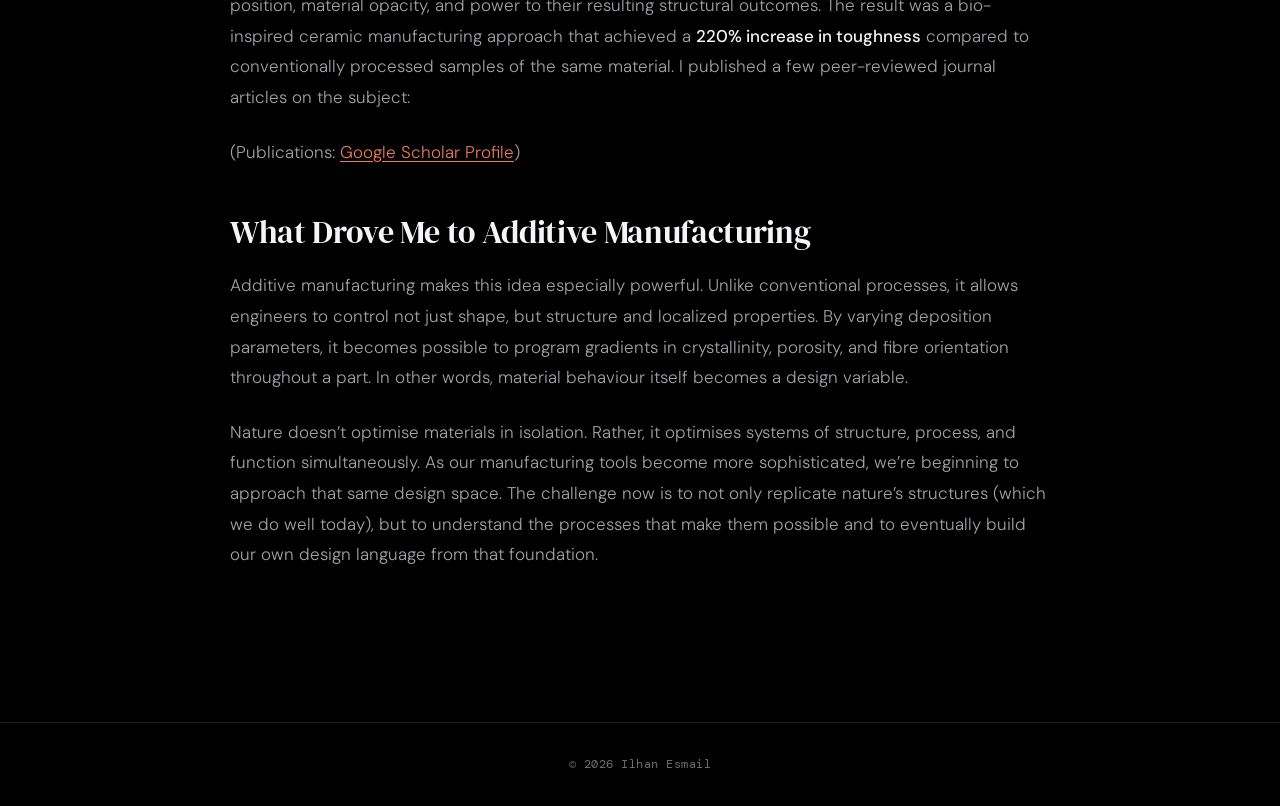
<file: blog/posts/bio-ceramics.html>
<!DOCTYPE html>
<html lang="en">
<head>
  <meta charset="UTF-8" />
  <meta name="viewport" content="width=device-width, initial-scale=1.0" />
  <title>Designing Like Nature: Why Structure Matters More Than Material — Ilhan Esmail</title>
  <meta name="description" content="A look at how nature-inspired microstructures can be engineered to dramatically improve the toughness of ceramics." />
  <link rel="preconnect" href="https://fonts.googleapis.com" />
  <link rel="preconnect" href="https://fonts.gstatic.com" crossorigin />
  <link href="https://fonts.googleapis.com/css2?family=DM+Serif+Display:ital@0;1&family=DM+Mono:wght@300;400;500&family=DM+Sans:ital,opsz,wght@0,9..40,300;0,9..40,400;0,9..40,500;1,9..40,300&display=swap" rel="stylesheet" />
  <link rel="stylesheet" href="../../style.css" />
  <link rel="stylesheet" href="../blog.css" />
</head>
<body>

  <!-- NAVBAR -->
  <header class="navbar navbar--scrolled" id="navbar">
    <div class="navbar__inner">
      <a href="../../index.html" class="navbar__logo">Ilhan Esmail<span class="accent">.</span></a>
      <nav class="navbar__nav" id="navMenu" role="navigation">
        <ul class="navbar__list">
          <li><a href="../../index.html#about"      class="navbar__link">About</a></li>
          <li><a href="../../index.html#experience" class="navbar__link">Experience</a></li>
          <li><a href="../../index.html#skills"     class="navbar__link">Skills</a></li>
          <li><a href="../../index.html#education"  class="navbar__link">Education</a></li>
          <li><a href="../index.html"               class="navbar__link navbar__link--active">Blog</a></li>
          <li><a href="../../index.html#contact"    class="navbar__link">Contact</a></li>
        </ul>
      </nav>
      <button class="navbar__toggle" id="navToggle" aria-label="Toggle navigation menu" aria-expanded="false">
        <span></span><span></span><span></span>
      </button>
    </div>
  </header>

  <main class="post-page">
    <div class="post-container">

      <a href="../index.html" class="post__back">← All Posts</a>

      <header class="post__header">
        <time class="post__date" datetime="2026-03-30">September 30, 2023</time>
        <h1 class="post__title">Designing Like Nature: Why Structure Matters More Than Material</h1>
        <p class="post__excerpt">
          A look at how nature-inspired microstructures can be engineered to dramatically improve the toughness of ceramics.
        </p>
      </header>

      <img
        class="post__hero"
        src="../images/cnn_nacre.png"
        alt="CNN classification output showing biological microstructures in nacre"
      />

      <article class="post-body">

        <p>
          During my time at the NRC-CNRC, I explored how to characterise the microstructure of a 
          ceramic sample and understand why certain biological analogues were so much tougher than 
          their synthetic counterparts. This 12-month research exploration, coupled with a fellowship
          experience at MIT, gave me a deeper insight into bio-inspired structures and how manufacturing
          technologies are evolving to mimic nature.
        </p>

        <h2>The Problem With Brittle Ceramics</h2>

        <p>
          Ceramics are a valuable class of materials — heat resistant, wear resistant, chemically inert. But
          their Achilles heel has always been brittleness. Under stress, cracks propagate almost
          instantaneously through the material with virtually no energy absorption. For aerospace
          and structural applications, this is a critical limitation.
        </p>

        <p>
          Nature, fortunately, has solved this problem millions of years ago. Take Nacre (mother-of-pearl) for example - it's an iridescent inner
          layer of mollusc shells made of 95% aragonite, an extremely brittle material. Yet nacre 
          is <strong>3,000 times tougher</strong> than the same aragonite in bulk. The difference is entirely architectural.
        </p>

        <h2>Reverse-Engineering the Microstructure</h2>

        <p>
          The natural question (yes, pun intended) isn't just <em>what</em> makes these structures effective. We already know the benefits of composite materials
          and the role of "hard" and "soft" phases to distribute energy and maintain structural rigidity. It's whether we could systematically identify and reproduce 
          these features in engineered materials. This requires us to develop a way to quantify and reproduce these natural structures.
        </p>

        <p>
          Convolutional Neural Networks turned out to be a powerful tool for this. I spent roughly six months
          (January to June 2021) exploring how deep learning could be used to characterise structures in nature.
          If nature already provides a library of resilient designs, could we extract the
          underlying engineering parameters directly from them?
        </p>

        <p>
          Using OpenCV for image preprocessing and segmentation, and TensorFlow (via Keras in Python) to build
          and train the model, I developed a CNN that learned to recognise bio-inspired structural patterns and
          quantify their level of order and disorder.
        </p>

        <p>
          A perfectly ordered system (like a honeycomb) can be described using a small set of fundamental design
          parameters. But natural systems often sit somewhere between order and randomness. The model was able to
          characterise this spectrum across a range of structures, including honeycombs, nacre, and even armadillo shells,
          with a notable level of accuracy. This enabled us to classify stocastic designs in nature and then use computational 
          methods to reproduce natural structures artificially. 
        </p>

        <p>
          At one point, I even tested it on a tiling pattern I photographed at the Montreal Botanical Garden 
          and it was able to quantify the level of disorder in the layout. A cute test, but a good illustration
          of how transferable these ideas can be.
        </p>

        <h2>Key Insight</h2>

        <p>
          After reproducing the natural patterns using a picosecond laser on alumina tiles, I spent a bit more time 
          systematically identifying and cataloguing the architectural features that distinguished
          high-toughness designs from low-toughness ones. The patterns that emerged were striking:
        </p>

        <ul>
          <li>Layered "brick-and-mortar" composite architectures that absorb impact energy and deflect crack propagation are key for tough ceramics</li>
          <li>Randomness improved toughness to an extent - perfectly ordered structures allow for easier crack propagation</li>
          <li>Hierarchical structures operating across multiple length scales further improve energy absorption capabilities vs monolithing structures</li>
        </ul>
        
        <p>
          Individually, none of these features were surprising. But taken together, they pointed to something
          more important: toughness wasn’t a function of composition alone, but of how structure interacts
          across multiple scales.
        </p>

        <p>
          This is where the perspective shifted. The insight wasn’t that these features existed — 
          researchers had known about them for decades. The insight was that <strong>they could be produced 
          through deliberate process design</strong>.
        </p>

        <h2>From Observation to Process</h2>

        <p>
          Working backwards from the target microstructure, I mapped process parameters: laser intensity,
          focal position, material opacity, and power to their resulting structural outcomes. The result was a
          bio-inspired ceramic manufacturing approach that achieved a <strong>220% increase in toughness</strong>
          compared to conventionally processed samples of the same material. I published a few peer-reviewed 
          journal articles on the subject:
        </p>

        <p>
          (Publications: <a href="https://scholar.google.com/citations?user=5bH0rTgAAAAJ&hl=en">Google Scholar Profile</a>)
        </p>

        <h2>What Drove Me to Additive Manufacturing</h2>

        <p>
          Additive manufacturing makes this idea especially powerful. Unlike conventional processes, it allows engineers
          to control not just shape, but structure and localized properties. By varying deposition parameters, 
          it becomes possible to program gradients in crystallinity, porosity, and fibre orientation throughout a part. 
          In other words, material behaviour itself becomes a design variable.
        </p>

        <p>
          Nature doesn’t optimise materials in isolation. Rather, it optimises systems of structure, process, and function simultaneously.
          As our manufacturing tools become more sophisticated, we’re beginning to approach that same design space.
          The challenge now is to not only replicate nature’s structures (which we do well today), but to understand the processes that make them possible
          and to eventually build our own design language from that foundation.
        </p>

      </article>

    </div>
  </main>

  <footer class="footer">
    <div class="container">
      <p class="footer__text">&copy; 2026 Ilhan Esmail</p>
    </div>
  </footer>

  <script>
    var navToggle = document.getElementById('navToggle');
    var navMenu   = document.getElementById('navMenu');
    navToggle.addEventListener('click', function () {
      var isOpen = navMenu.classList.toggle('navbar__nav--open');
      navToggle.classList.toggle('navbar__toggle--open', isOpen);
      navToggle.setAttribute('aria-expanded', String(isOpen));
      document.body.style.overflow = isOpen ? 'hidden' : '';
    });
    document.querySelectorAll('.navbar__link').forEach(function (link) {
      link.addEventListener('click', function () {
        navMenu.classList.remove('navbar__nav--open');
        navToggle.classList.remove('navbar__toggle--open');
        navToggle.setAttribute('aria-expanded', 'false');
        document.body.style.overflow = '';
      });
    });
  </script>
</body>
</html>
</file>
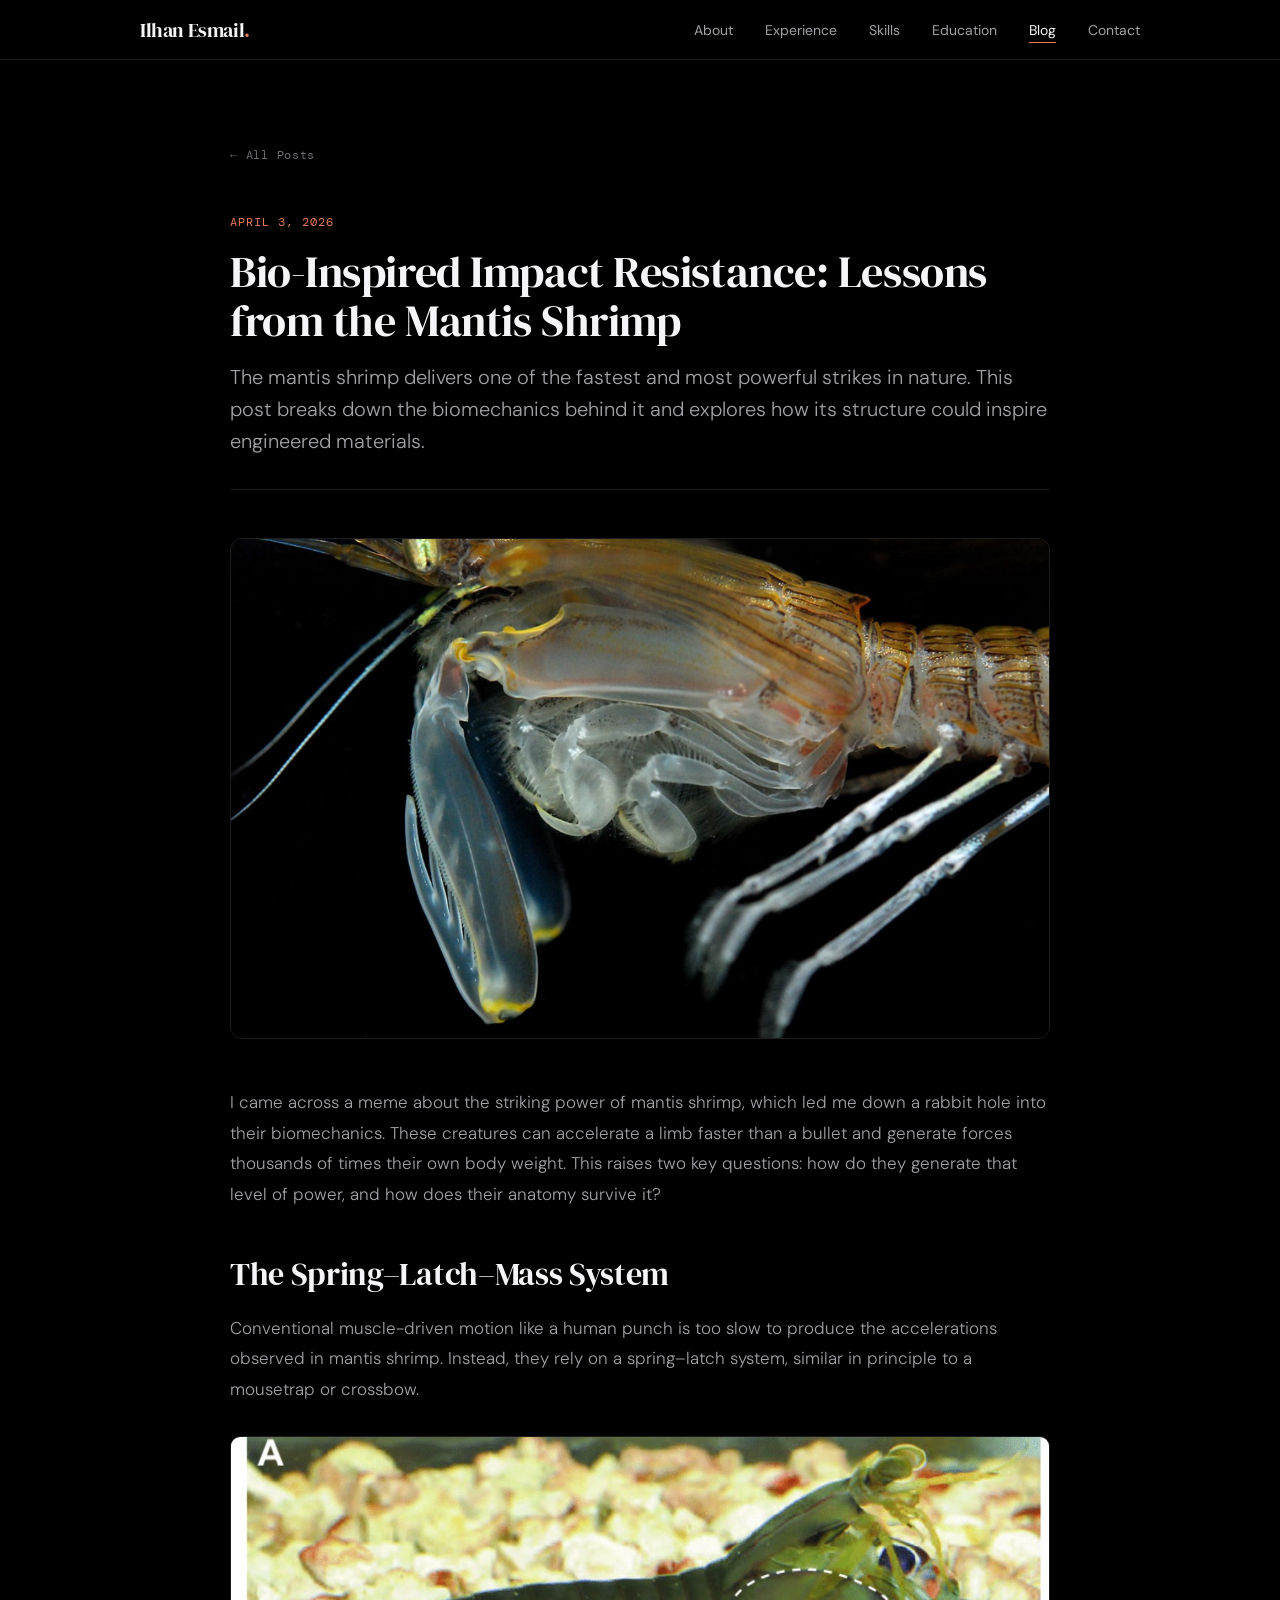
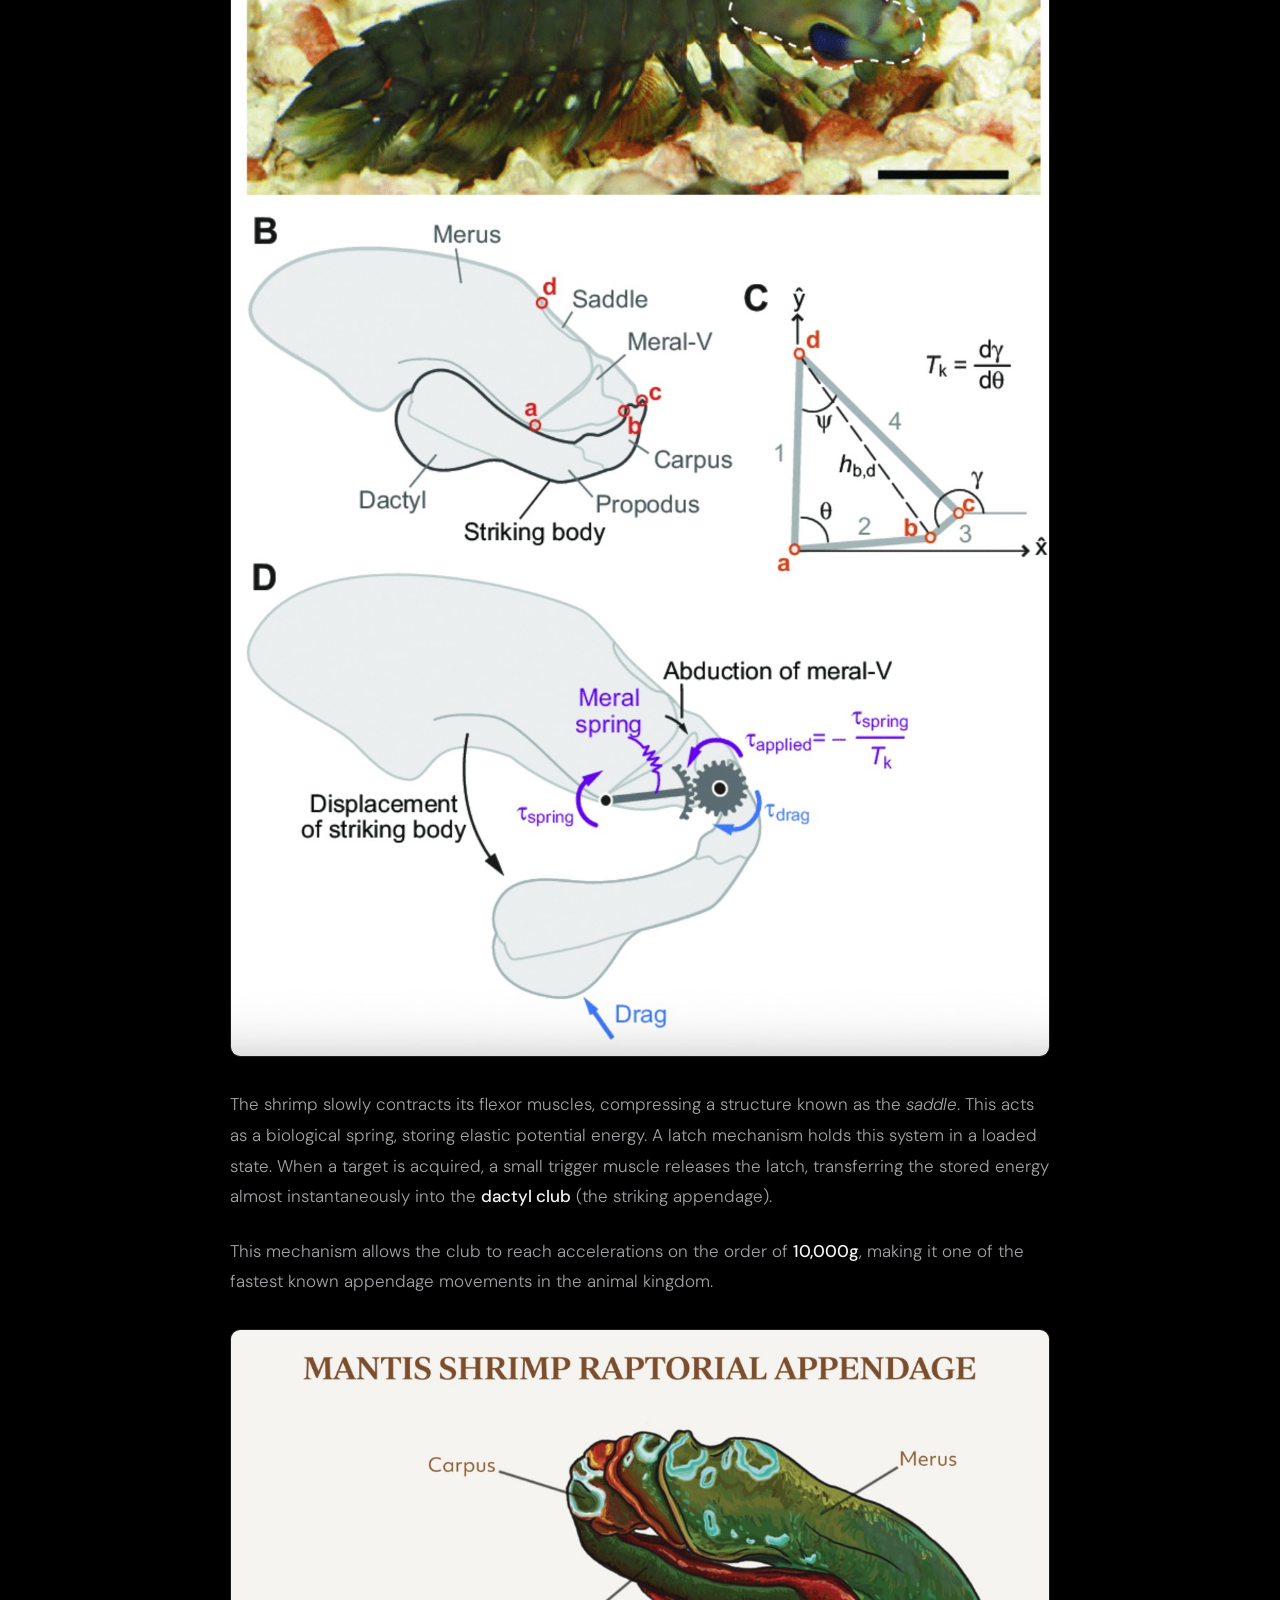
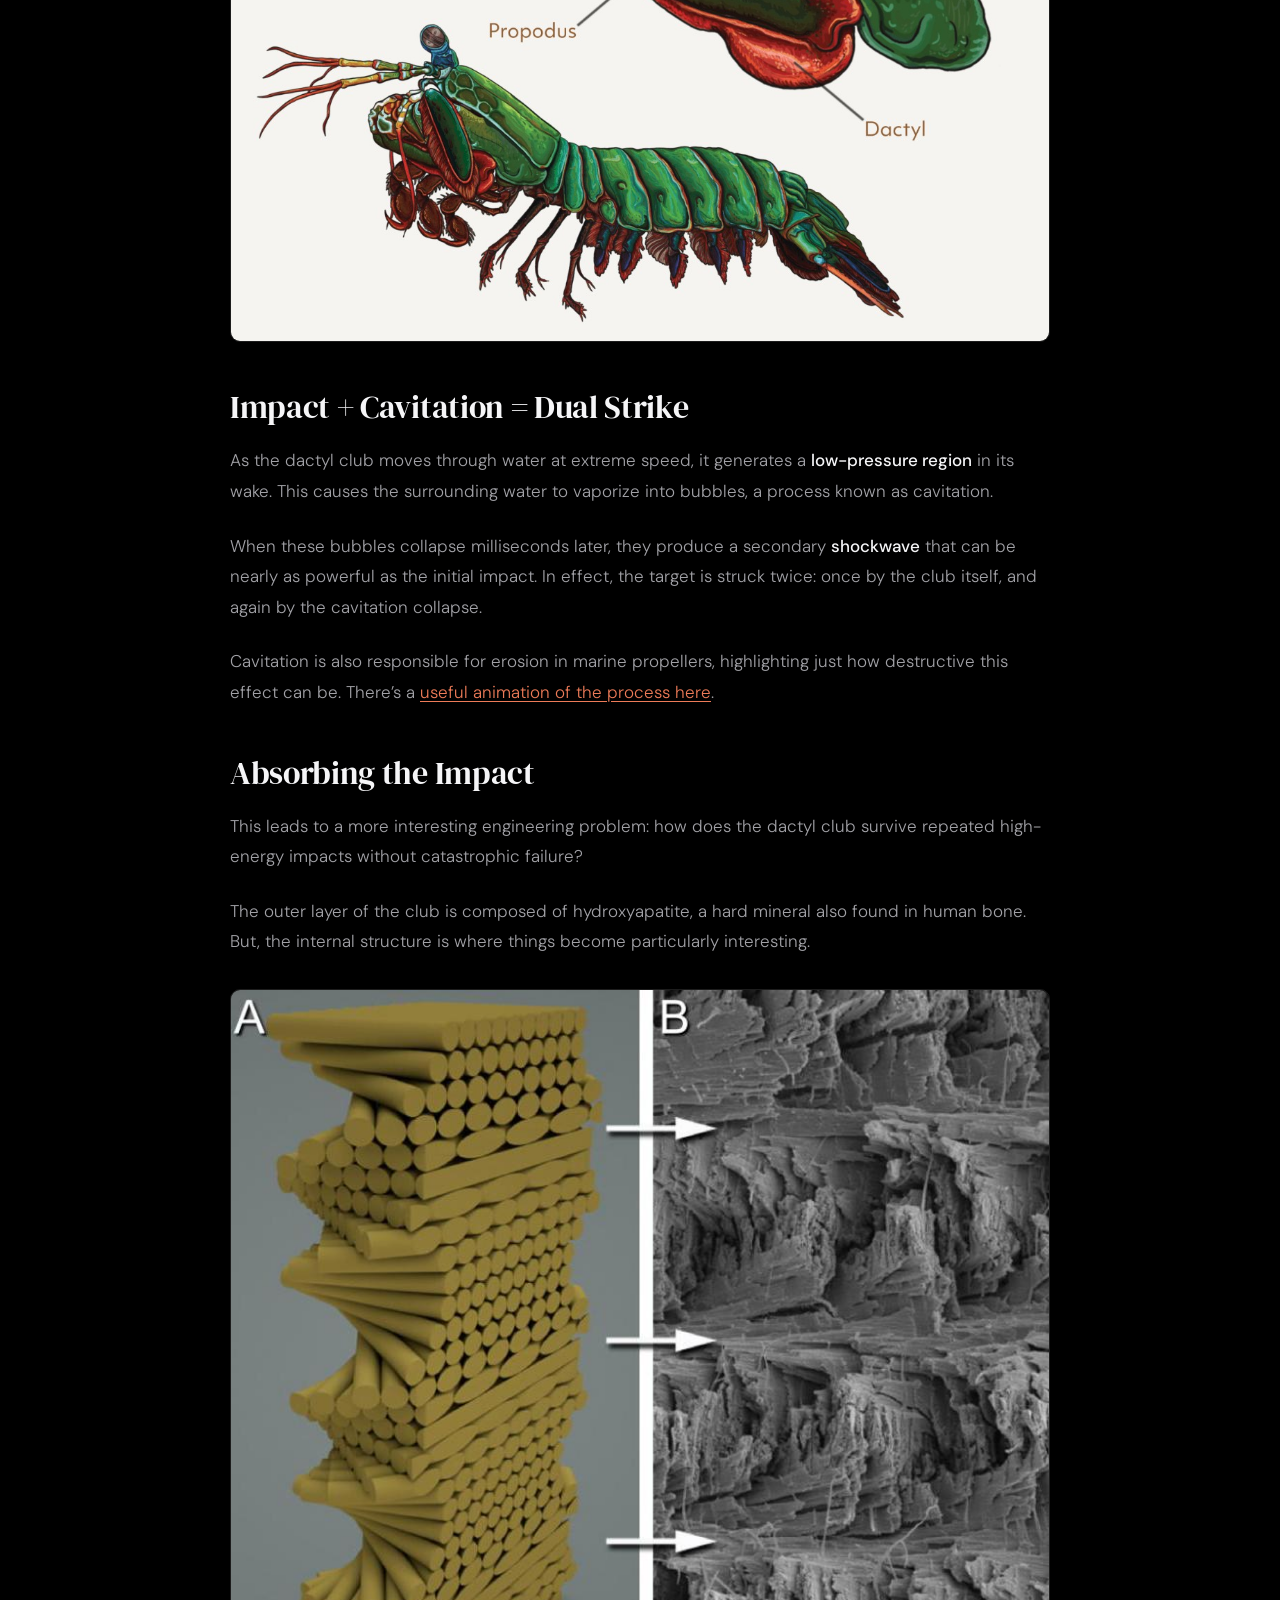
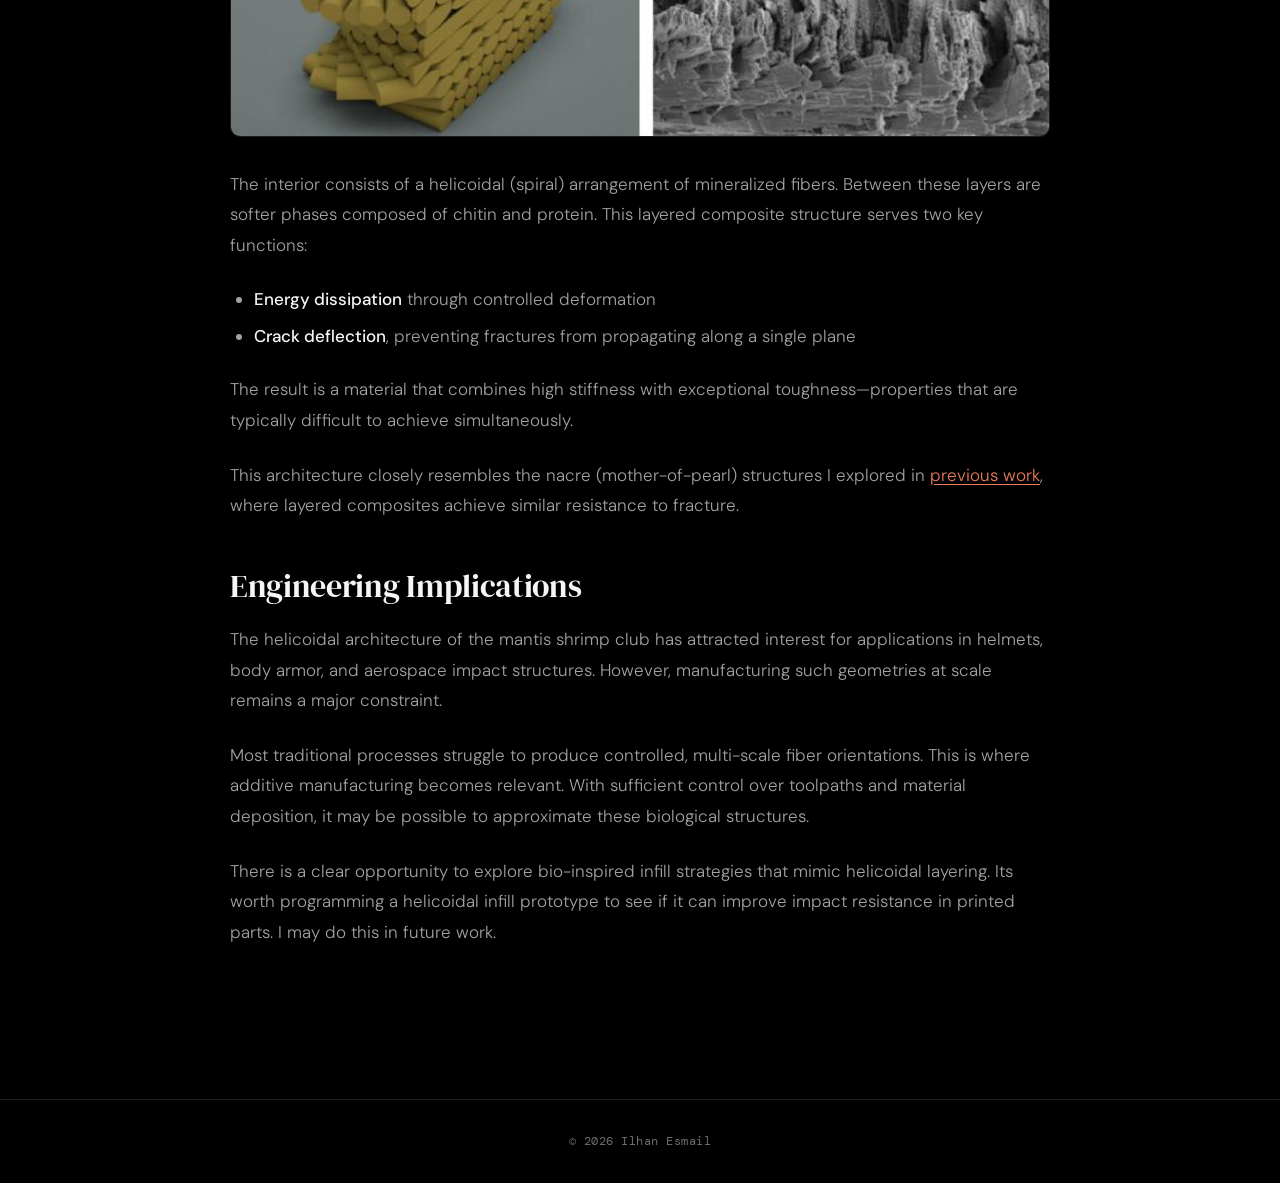
<file: blog/posts/mantis-shrimp-impact-mechanics.html>
<!DOCTYPE html>
<html lang="en">
<head>
  <meta charset="UTF-8" />
  <meta name="viewport" content="width=device-width, initial-scale=1.0" />
  <title>Bio-Inspired Impact Resistance: Lessons from the Mantis Shrimp — Ilhan Esmail</title>
  <meta name="description" content="The mantis shrimp delivers one of the fastest and most powerful strikes in nature. This post breaks down the biomechanics behind it and explores how its structure could inspire engineered materials." />
  <link rel="preconnect" href="https://fonts.googleapis.com" />
  <link rel="preconnect" href="https://fonts.gstatic.com" crossorigin />
  <link href="https://fonts.googleapis.com/css2?family=DM+Serif+Display:ital@0;1&family=DM+Mono:wght@300;400;500&family=DM+Sans:ital,opsz,wght@0,9..40,300;0,9..40,400;0,9..40,500;1,9..40,300&display=swap" rel="stylesheet" />
  <link rel="stylesheet" href="../../style.css" />
  <link rel="stylesheet" href="../blog.css" />
</head>
<body>

  <!-- NAVBAR -->
  <header class="navbar navbar--scrolled" id="navbar">
    <div class="navbar__inner">
      <a href="../../index.html" class="navbar__logo">Ilhan Esmail<span class="accent">.</span></a>
      <nav class="navbar__nav" id="navMenu" role="navigation">
        <ul class="navbar__list">
          <li><a href="../../index.html#about"      class="navbar__link">About</a></li>
          <li><a href="../../index.html#experience" class="navbar__link">Experience</a></li>
          <li><a href="../../index.html#skills"     class="navbar__link">Skills</a></li>
          <li><a href="../../index.html#education"  class="navbar__link">Education</a></li>
          <li><a href="../index.html"               class="navbar__link navbar__link--active">Blog</a></li>
          <li><a href="../../index.html#contact"    class="navbar__link">Contact</a></li>
        </ul>
      </nav>
      <button class="navbar__toggle" id="navToggle" aria-label="Toggle navigation menu" aria-expanded="false">
        <span></span><span></span><span></span>
      </button>
    </div>
  </header>

  <main class="post-page">
    <div class="post-container">

      <a href="../index.html" class="post__back">← All Posts</a>

      <header class="post__header">
        <time class="post__date" datetime="2026-04-03">April 3, 2026</time>
        <h1 class="post__title">Bio-Inspired Impact Resistance: Lessons from the Mantis Shrimp</h1>
        <p class="post__excerpt">The mantis shrimp delivers one of the fastest and most powerful strikes in nature. This post breaks down the biomechanics behind it and explores how its structure could inspire engineered materials.</p>
      </header>

      <img
        class="post__hero"
        src="../images/mantis-hero.jpeg"
        alt="Close-up of a mantis dactyl club"
      />
      <article class="post-body">
        <p>I came across a meme about the striking power of mantis shrimp, which led me down a rabbit hole into their biomechanics. These creatures can accelerate a limb faster than a bullet and generate forces thousands of times their own body weight. This raises two key questions: how do they generate that level of power, and how does their anatomy survive it?</p>
        <h2>The Spring–Latch–Mass System</h2>
        <p>Conventional muscle-driven motion like a human punch is too slow to produce the accelerations observed in mantis shrimp. Instead, they rely on a spring–latch system, similar in principle to a mousetrap or crossbow.</p>
        <p><img class="post__img" alt="mantis biomechanics" src="../images/mantis-mech.jpeg" /></p>
        <p>The shrimp slowly contracts its flexor muscles, compressing a structure known as the <em>saddle</em>. This acts as a biological spring, storing elastic potential energy. A latch mechanism holds this system in a loaded state. When a target is acquired, a small trigger muscle releases the latch, transferring the stored energy almost instantaneously into the <strong>dactyl club</strong> (the striking appendage).</p>
        <p>This mechanism allows the club to reach accelerations on the order of <strong>10,000g</strong>, making it one of the fastest known appendage movements in the animal kingdom.</p>
        <p><img class="post__img" alt="mantis club anatomy" src="../images/mantis-anat.jpeg" /></p>
        <h2>Impact + Cavitation = Dual Strike</h2>
        <p>As the dactyl club moves through water at extreme speed, it generates a <strong>low-pressure region</strong> in its wake. This causes the surrounding water to vaporize into bubbles, a process known as cavitation.</p>
        <p>When these bubbles collapse milliseconds later, they produce a secondary <strong>shockwave</strong> that can be nearly as powerful as the initial impact. In effect, the target is struck twice: once by the club itself, and again by the cavitation collapse.</p>
        <p>Cavitation is also responsible for erosion in marine propellers, highlighting just how destructive this effect can be. There’s a <a href="https://asknature.org/strategy/appendage-creates-tremendous-forces/">useful animation of the process here</a>.</p>
        <h2>Absorbing the Impact</h2>
        <p>This leads to a more interesting engineering problem: how does the dactyl club survive repeated high-energy impacts without catastrophic failure?</p>
        <p>The outer layer of the club is composed of hydroxyapatite, a hard mineral also found in human bone. But, the internal structure is where things become particularly interesting.</p>
        <p><img class="post__img" alt="mantis club structure" src="../images/mantis-club-structure.jpg" /></p>
        <p>The interior consists of a helicoidal (spiral) arrangement of mineralized fibers. Between these layers are softer phases composed of chitin and protein. This layered composite structure serves two key functions:</p>
        <ul>
        <li><strong>Energy dissipation</strong> through controlled deformation  </li>
        <li><strong>Crack deflection</strong>, preventing fractures from propagating along a single plane  </li>
        </ul>
        <p>The result is a material that combines high stiffness with exceptional toughness—properties that are typically difficult to achieve simultaneously.</p>
        <p>This architecture closely resembles the nacre (mother-of-pearl) structures I explored in <a href="https://ilhanesmail.com/blog/posts/bio-ceramics">previous work</a>, where layered composites achieve similar resistance to fracture.</p>
        <h2>Engineering Implications</h2>
        <p>The helicoidal architecture of the mantis shrimp club has attracted interest for applications in helmets, body armor, and aerospace impact structures. However, manufacturing such geometries at scale remains a major constraint.</p>
        <p>Most traditional processes struggle to produce controlled, multi-scale fiber orientations. This is where additive manufacturing becomes relevant. With sufficient control over toolpaths and material deposition, it may be possible to approximate these biological structures.</p>
        <p>There is a clear opportunity to explore bio-inspired infill strategies that mimic helicoidal layering. Its worth programming a helicoidal infill prototype to see if it can improve impact resistance in printed parts. I may do this in future work.</p>
      </article>

    </div>
  </main>

  <footer class="footer">
    <div class="container">
      <p class="footer__text">&copy; 2026 Ilhan Esmail</p>
    </div>
  </footer>

  <script>
    var navToggle = document.getElementById('navToggle');
    var navMenu   = document.getElementById('navMenu');
    navToggle.addEventListener('click', function () {
      var isOpen = navMenu.classList.toggle('navbar__nav--open');
      navToggle.classList.toggle('navbar__toggle--open', isOpen);
      navToggle.setAttribute('aria-expanded', String(isOpen));
      document.body.style.overflow = isOpen ? 'hidden' : '';
    });
    document.querySelectorAll('.navbar__link').forEach(function (link) {
      link.addEventListener('click', function () {
        navMenu.classList.remove('navbar__nav--open');
        navToggle.classList.remove('navbar__toggle--open');
        navToggle.setAttribute('aria-expanded', 'false');
        document.body.style.overflow = '';
      });
    });
  </script>
</body>
</html>
</file>
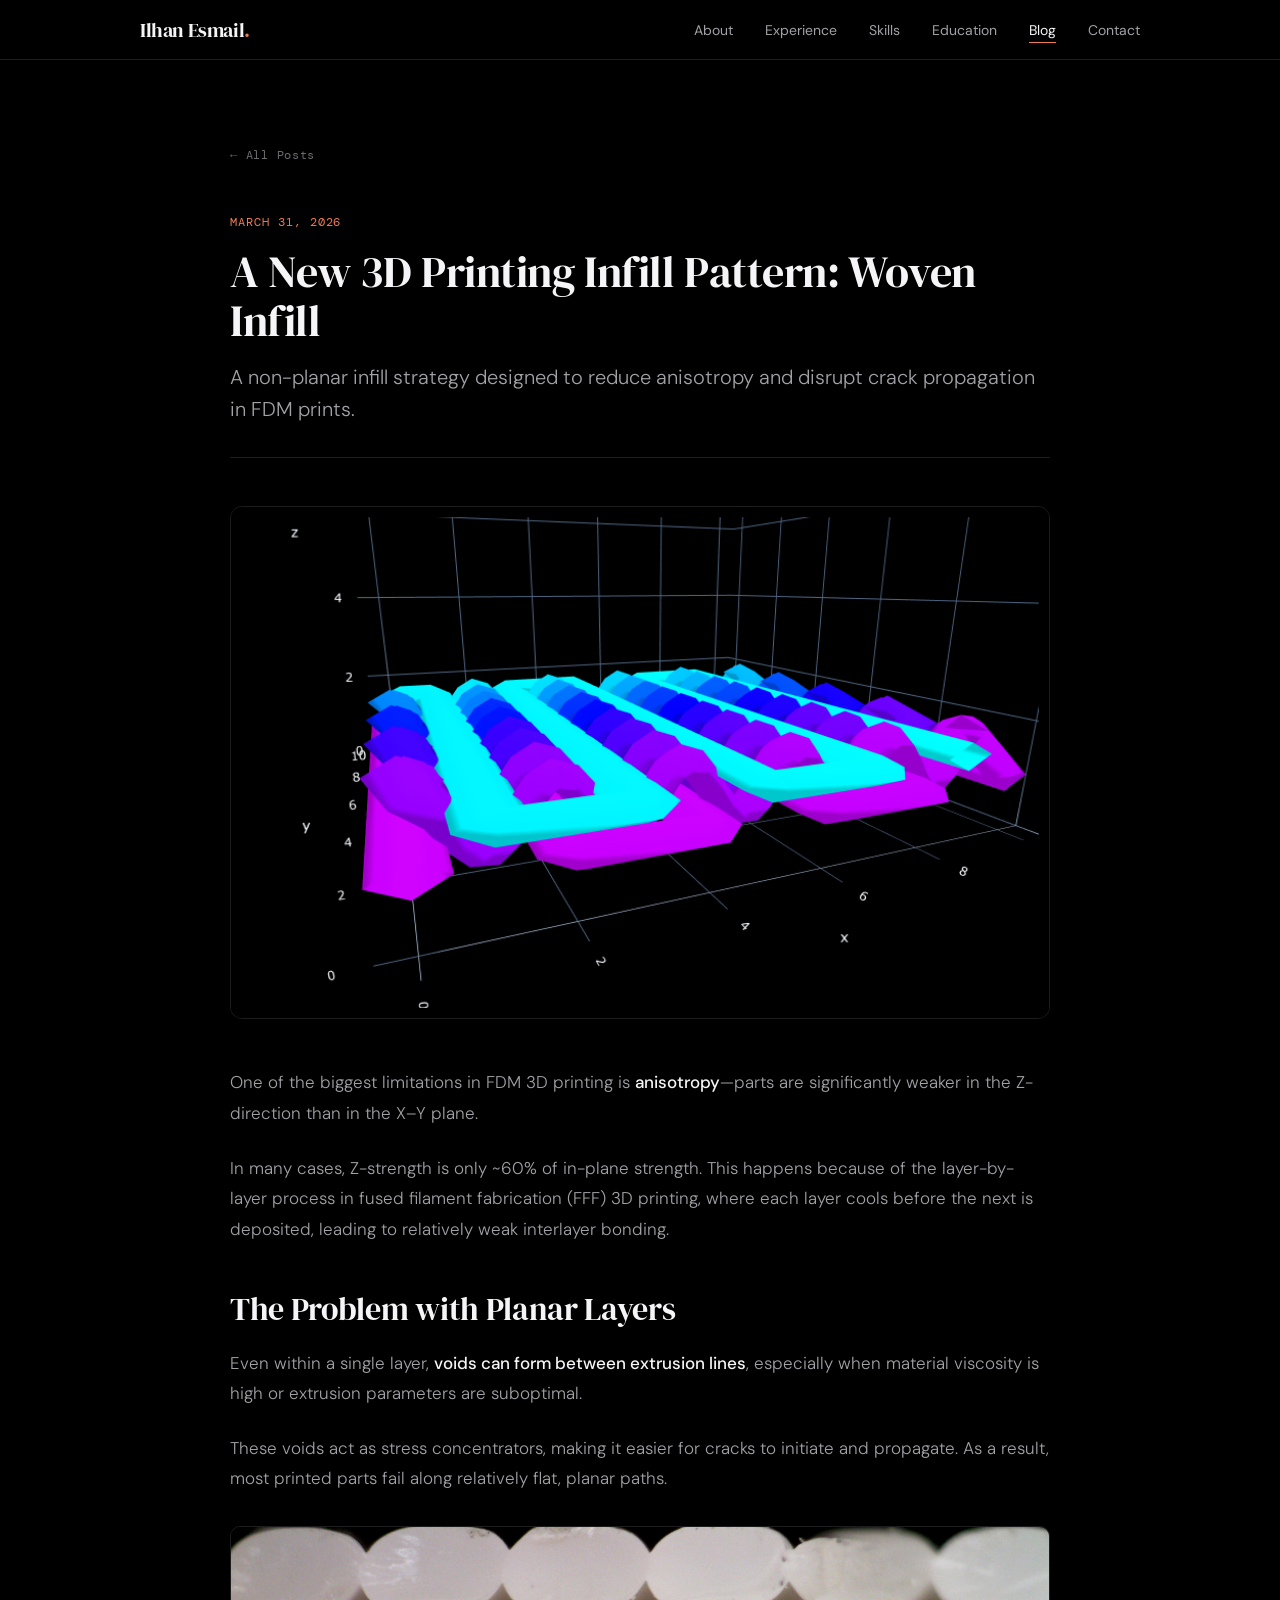
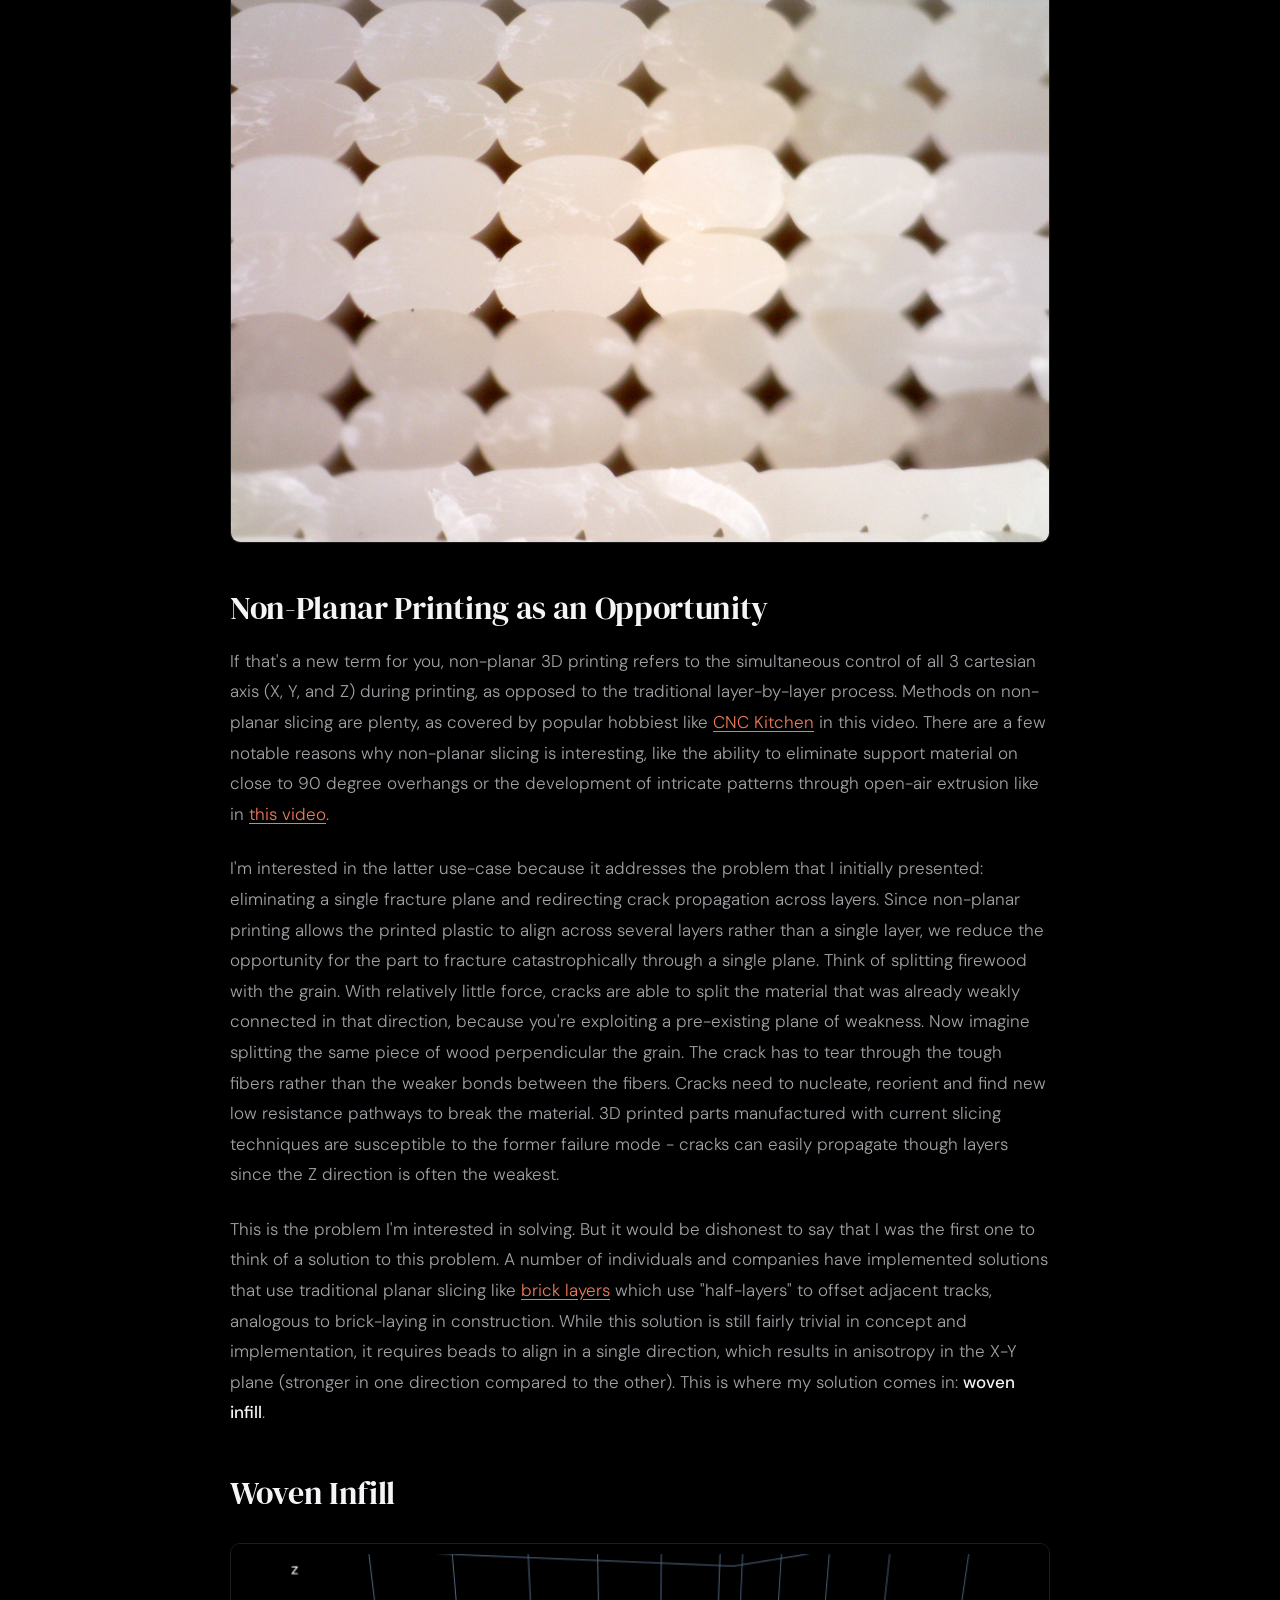
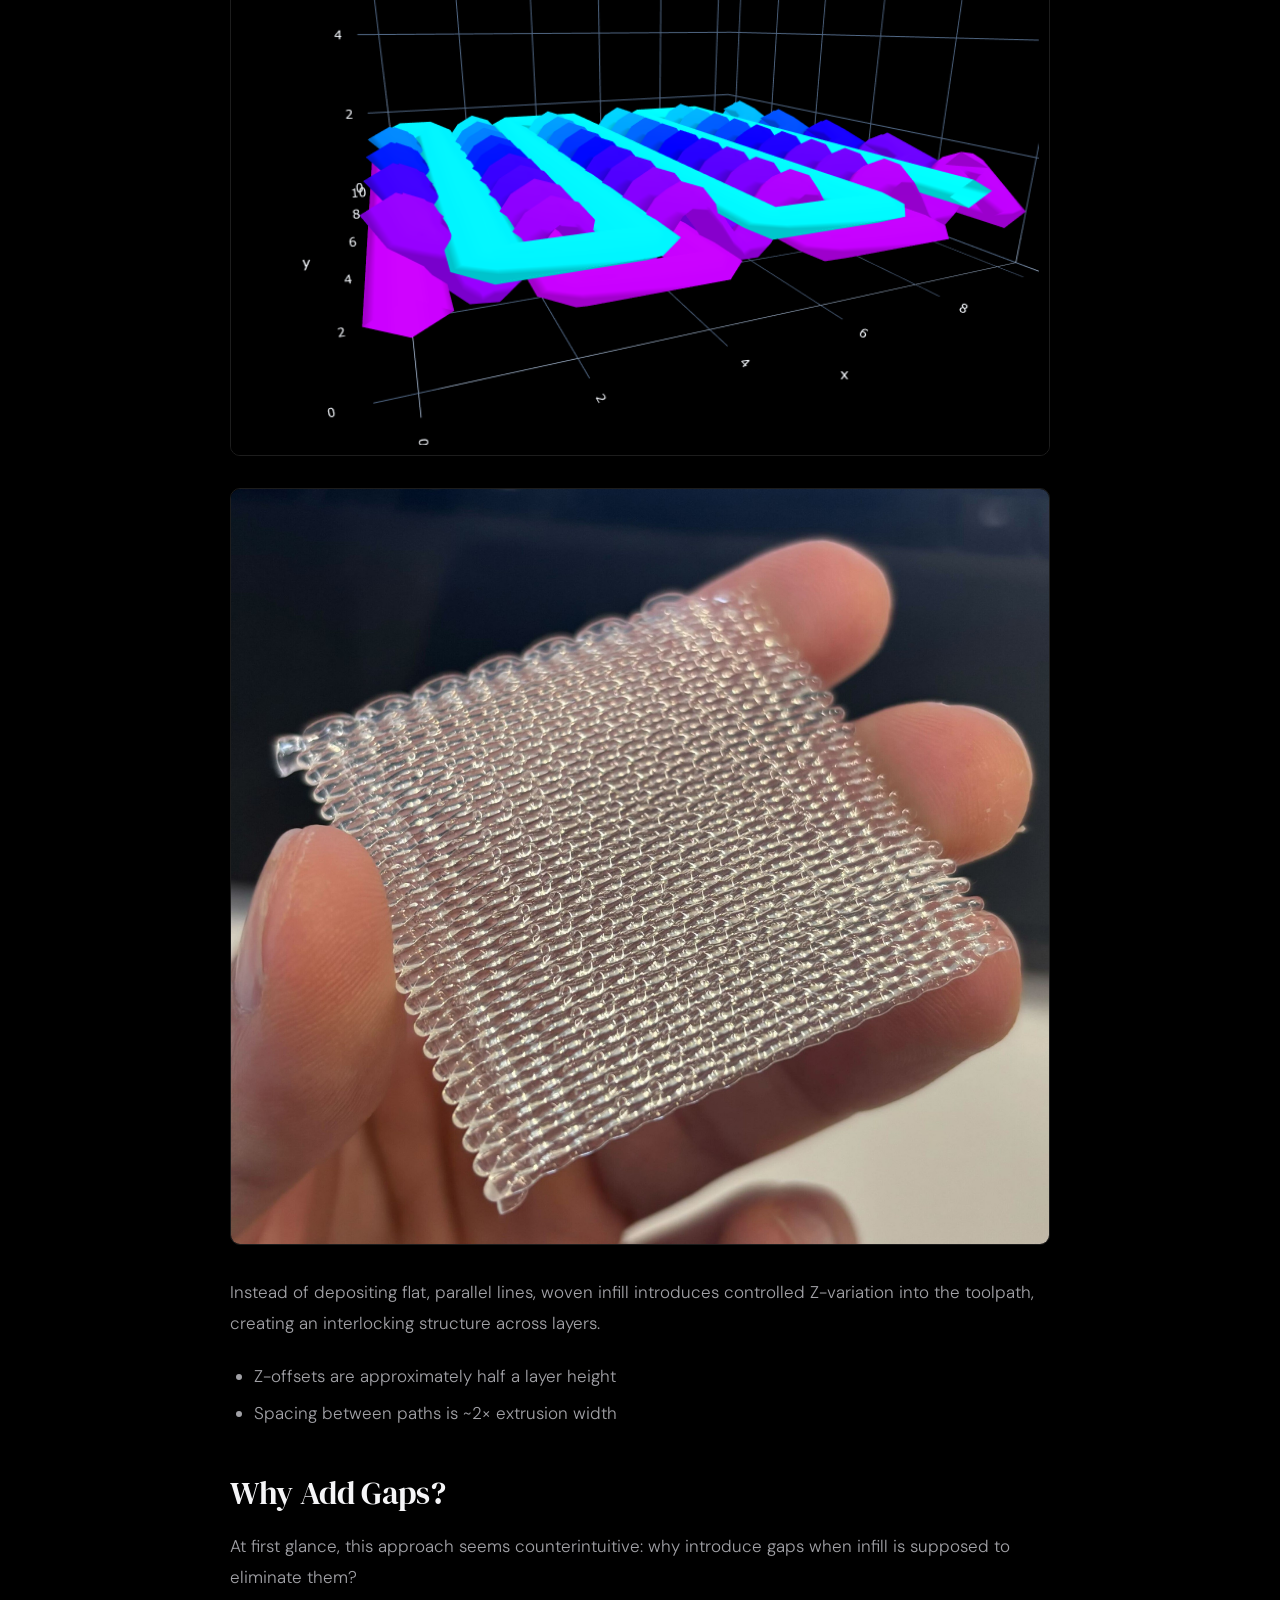
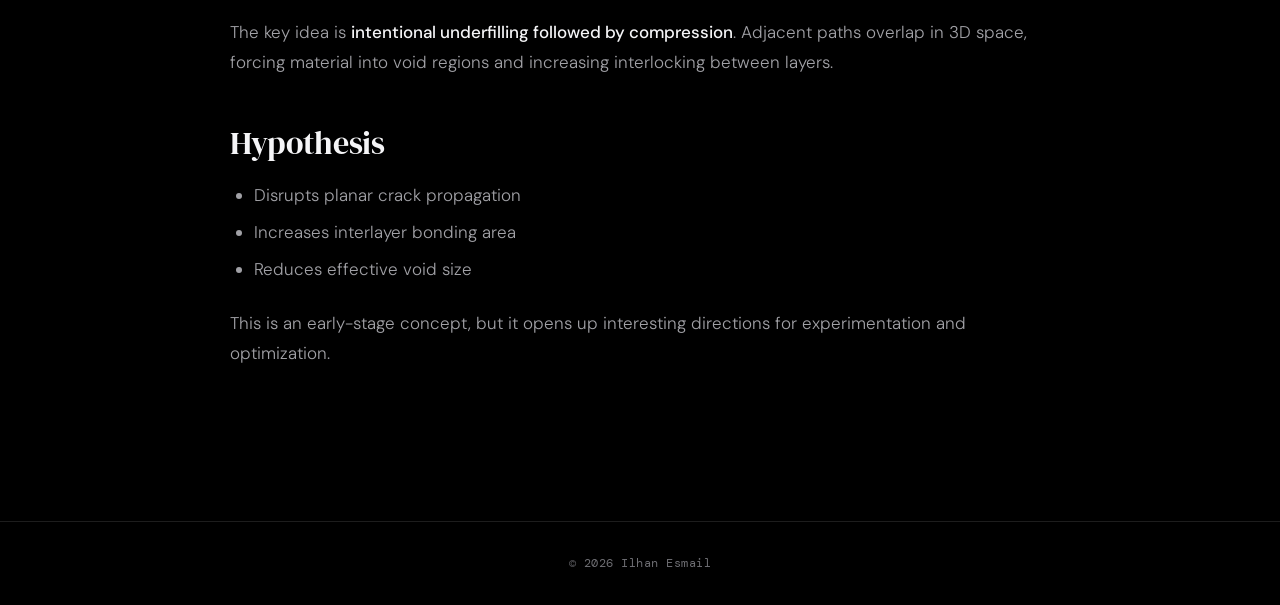
<file: blog/posts/woven-infill.html>
<!DOCTYPE html>
<html lang="en">
<head>
  <meta charset="UTF-8" />
  <meta name="viewport" content="width=device-width, initial-scale=1.0" />
  <title>A New 3D Printing Infill Pattern: Woven Infill — Ilhan Esmail</title>
  <meta name="description" content="Exploring a new non-planar 3D printing infill pattern designed to improve Z-strength and reduce crack propagation." />
  <link rel="preconnect" href="https://fonts.googleapis.com" />
  <link rel="preconnect" href="https://fonts.gstatic.com" crossorigin />
  <link href="https://fonts.googleapis.com/css2?family=DM+Serif+Display&family=DM+Mono&family=DM+Sans&display=swap" rel="stylesheet" />
  <link rel="stylesheet" href="../../style.css" />
  <link rel="stylesheet" href="../blog.css" />
</head>
<body>

  <!-- NAVBAR -->
    <header class="navbar navbar--scrolled" id="navbar">
        <div class="navbar__inner">
            <a href="../../index.html" class="navbar__logo">Ilhan Esmail<span class="accent">.</span></a>
            <nav class="navbar__nav" id="navMenu" role="navigation">
                <ul class="navbar__list">
                <li><a href="../../index.html#about"      class="navbar__link">About</a></li>
                <li><a href="../../index.html#experience" class="navbar__link">Experience</a></li>
                <li><a href="../../index.html#skills"     class="navbar__link">Skills</a></li>
                <li><a href="../../index.html#education"  class="navbar__link">Education</a></li>
                <li><a href="../index.html"               class="navbar__link navbar__link--active">Blog</a></li>
                <li><a href="../../index.html#contact"    class="navbar__link">Contact</a></li>
                </ul>
            </nav>
            <button class="navbar__toggle" id="navToggle" aria-label="Toggle navigation menu" aria-expanded="false">
                <span></span><span></span><span></span>
            </button>
        </div>
    </header>

    <main class="post-page">
        <div class="post-container">

            <a href="../index.html" class="post__back">← All Posts</a>

            <header class="post__header">
            <time class="post__date" datetime="2026-03-31">March 31, 2026</time>
            <h1 class="post__title">A New 3D Printing Infill Pattern: Woven Infill</h1>
            <p class="post__excerpt">
                A non-planar infill strategy designed to reduce anisotropy and disrupt crack propagation in FDM prints.
            </p>
            </header>

            <img
        class="post__hero"
        src="../images/woven_infill.png"
        alt="Woven infill toolpath showing interlocking Z-varied extrusion lines"
      />

      <article class="post-body">

            <p>
                One of the biggest limitations in FDM 3D printing is <strong>anisotropy</strong>—parts are significantly weaker in the Z-direction than in the X–Y plane.
            </p>

            <p>
                In many cases, Z-strength is only ~60% of in-plane strength. This happens because of the layer-by-layer process in fused filament fabrication (FFF) 3D printing, where each layer cools before the next is deposited, leading to relatively weak interlayer bonding.
            </p>

            <h2>The Problem with Planar Layers</h2>

            <p>
                Even within a single layer, <strong>voids can form between extrusion lines</strong>, especially when material viscosity is high or extrusion parameters are suboptimal.
            </p>

            <p>
                These voids act as stress concentrators, making it easier for cracks to initiate and propagate. As a result, most printed parts fail along relatively flat, planar paths.
            </p>

            <img
              class="post__img"
              src="../images/3dporosity.png"
              alt="Cross-section showing void formation between extrusion lines in FDM infill"
            />

            <h2>Non-Planar Printing as an Opportunity</h2>

            <p>
                If that's a new term for you, non-planar 3D printing refers to the simultaneous control of all 3 cartesian axis (X, Y, and Z) during printing, as opposed to the traditional 
                layer-by-layer process. Methods on non-planar slicing are plenty, as covered by popular hobbiest like <a href="https://www.youtube.com/watch?v=0XaaUXOwzTs&t=28s" target="_blank" rel="noopener noreferrer">CNC Kitchen</a> 
                in this video. There are a few notable reasons why non-planar slicing is interesting, like the ability to eliminate support material on close to 90 degree overhangs or the development of intricate patterns through open-air 
                extrusion like in <a href="https://www.youtube.com/watch?v=qne2eZXdWoc&pp=ugUEEgJlbg%3D%3D" target="_blank" rel="noopener noreferrer">this video</a>. 
            </p>

            <p>
                I'm interested in the latter use-case because it addresses the problem that I initially presented: eliminating a single fracture plane and redirecting crack propagation across layers. Since non-planar printing allows the printed plastic 
                to align across several layers rather than a single layer, we reduce the opportunity for the part to fracture catastrophically through a single plane. Think of splitting firewood with the grain. With relatively little force, cracks are 
                able to split the material that was already weakly connected in that direction, because you're exploiting a pre-existing plane of weakness. Now imagine splitting the same piece of wood perpendicular the grain. The crack has to tear through 
                the tough fibers rather than the weaker bonds between the fibers. Cracks need to nucleate, reorient and find new low resistance pathways to break the material. 3D printed parts manufactured with current slicing techniques are susceptible to the 
                former failure mode - cracks can easily propagate though layers since the Z direction is often the weakest.
            </p>

            <p>
                This is the problem I'm interested in solving. But it would be dishonest to say that I was the first one to think of a solution to this problem. A number of individuals and companies have implemented solutions that use traditional planar slicing like 
                <a href="https://www.youtube.com/watch?v=9IdNA_hWiyE" target="_blank" rel="noopener noreferrer">brick layers</a> which use "half-layers" to offset adjacent tracks, analogous to brick-laying in construction. While this solution is still fairly 
                trivial in concept and implementation, it requires beads to align in a single direction, which results in anisotropy in the  X-Y plane (stronger in one direction compared to the other). This is where my solution comes in: <strong>woven infill</strong>.
            </p>

            <h2>Woven Infill</h2>

            <img
              class="post__img"
              src="../images/woven_infill.png"
              alt="Cross-section showing void formation between extrusion lines in FDM infill"
            />

            <img
              class="post__img"
              src="../images/woven_infill-printed.jpg"
              alt="Cross-section showing void formation between extrusion lines in FDM infill"
            />

            <p>
                Instead of depositing flat, parallel lines, woven infill introduces controlled Z-variation into the toolpath, creating an interlocking structure across layers.
            </p>

            <ul>
                <li>Z-offsets are approximately half a layer height</li>
                <li>Spacing between paths is ~2× extrusion width</li>
            </ul>

            <h2>Why Add Gaps?</h2>

            <p>
                At first glance, this approach seems counterintuitive: why introduce gaps when infill is supposed to eliminate them?
            </p>

            <p>
                The key idea is <strong>intentional underfilling followed by compression</strong>. Adjacent paths overlap in 3D space, forcing material into void regions and increasing interlocking between layers.
            </p>

            <h2>Hypothesis</h2>

            <ul>
                <li>Disrupts planar crack propagation</li>
                <li>Increases interlayer bonding area</li>
                <li>Reduces effective void size</li>
            </ul>

            <p>
                This is an early-stage concept, but it opens up interesting directions for experimentation and optimization.
            </p>

            </article>

        </div>
    </main>

<footer class="footer">
  <div class="container">
    <p class="footer__text">&copy; 2026 Ilhan Esmail</p>
  </div>
</footer>

  <script>
    var navToggle = document.getElementById('navToggle');
    var navMenu   = document.getElementById('navMenu');
    navToggle.addEventListener('click', function () {
      var isOpen = navMenu.classList.toggle('navbar__nav--open');
      navToggle.classList.toggle('navbar__toggle--open', isOpen);
      navToggle.setAttribute('aria-expanded', String(isOpen));
      document.body.style.overflow = isOpen ? 'hidden' : '';
    });
    document.querySelectorAll('.navbar__link').forEach(function (link) {
      link.addEventListener('click', function () {
        navMenu.classList.remove('navbar__nav--open');
        navToggle.classList.remove('navbar__toggle--open');
        navToggle.setAttribute('aria-expanded', 'false');
        document.body.style.overflow = '';
      });
    });
  </script>
</body>
</html>
</file>
<file: style.css>
/* ════════════════════════════════════════════════════════
   ILHAN ESMAIL — PORTFOLIO
   Apple-inspired dark theme
   ════════════════════════════════════════════════════════ */

/* ── 1. DESIGN TOKENS ──────────────────────────────────── */
:root {
  /* Colors */
  --bg:             #000000;
  --surface:        #0a0a0a;
  --surface-2:      #111111;
  --border:         #1d1d1d;
  --border-hover:   #3a3a3c;
  --text-primary:   #f5f5f7;
  --text-secondary: #a1a1a6;
  --text-tertiary:  #6e6e73;
  --accent:         #ed7b58;
  --accent-dim:     rgba(255, 107, 0, 0.12);
  --accent-hover:   #e98821;

  /* Typography */
  --font-serif: 'DM Serif Display', Georgia, serif;
  --font-sans:  'DM Sans', -apple-system, BlinkMacSystemFont, system-ui, sans-serif;
  --font-mono:  'DM Mono', 'SF Mono', 'Courier New', monospace;

  /* Type scale — fluid via clamp() */
  --text-xs:   clamp(0.6875rem, 1.2vw, 0.75rem);
  --text-sm:   clamp(0.8125rem, 1.5vw, 0.875rem);
  --text-base: clamp(0.9375rem, 1.8vw, 1.0625rem);
  --text-lg:   clamp(1.0625rem, 2vw, 1.25rem);
  --text-xl:   clamp(1.25rem,   2.5vw, 1.5rem);
  --text-2xl:  clamp(1.5rem,    3vw,   2rem);
  --text-3xl:  clamp(2rem,      4vw,   2.75rem);
  --text-hero: clamp(3rem,      8vw,   6.5rem);

  /* Spacing */
  --space-1:  0.25rem;
  --space-2:  0.5rem;
  --space-3:  0.75rem;
  --space-4:  1rem;
  --space-5:  1.25rem;
  --space-6:  1.5rem;
  --space-8:  2rem;
  --space-10: 2.5rem;
  --space-12: 3rem;
  --space-16: 4rem;
  --space-20: 5rem;
  --space-24: 6rem;
  --space-32: 8rem;

  /* Layout */
  --container-max:    1080px;
  --container-narrow: 680px;
  --container-pad:    clamp(1.25rem, 6vw, 2.5rem);
  --navbar-h:         60px;

  /* Motion — Apple's standard easing */
  --ease:       cubic-bezier(0.25, 0.1, 0.25, 1);
  --ease-out:   cubic-bezier(0, 0, 0.2, 1);
  --t-fast:     120ms;
  --t-base:     220ms;
  --t-slow:     380ms;
}

/* ── 2. RESET + BASE ────────────────────────────────────── */
*, *::before, *::after {
  box-sizing: border-box;
  margin: 0;
  padding: 0;
}

html {
  scroll-behavior: smooth;
  -webkit-font-smoothing: antialiased;
  -moz-osx-font-smoothing: grayscale;
  text-rendering: optimizeLegibility;
}

body {
  background: var(--bg);
  color: var(--text-primary);
  font-family: var(--font-sans);
  font-size: var(--text-base);
  line-height: 1.6;
  overflow-x: hidden;
}

img {
  display: block;
  max-width: 100%;
  height: auto;
}

a {
  color: inherit;
  text-decoration: none;
}

ul, ol {
  list-style: none;
}

button {
  font: inherit;
  cursor: pointer;
  background: none;
  border: none;
}

/* ── 3. TYPOGRAPHY ──────────────────────────────────────── */
h1, h2, h3, h4 {
  font-family: var(--font-serif);
  font-weight: 400;
  line-height: 1.1;
  letter-spacing: -0.01em;
}

/* ── 4. UTILITIES ───────────────────────────────────────── */

.container {
  max-width: var(--container-max);
  margin: 0 auto;
  padding: 0 var(--container-pad);
}

.container--narrow {
  max-width: var(--container-narrow);
}

.section {
  padding: var(--space-32) 0;
}

.section__label {
  font-family: var(--font-mono);
  font-size: var(--text-xs);
  font-weight: 500;
  letter-spacing: 0.16em;
  text-transform: uppercase;
  color: var(--accent);
  margin-bottom: var(--space-4);
}

.section__heading {
  font-size: var(--text-3xl);
  color: var(--text-primary);
  margin-bottom: var(--space-12);
  line-height: 1.15;
}

.accent {
  color: var(--accent);
}

/* Buttons */
.btn {
  display: inline-flex;
  align-items: center;
  gap: var(--space-2);
  padding: 0.6rem 1.4rem;
  border-radius: 980px; /* Apple capsule shape */
  font-family: var(--font-sans);
  font-size: var(--text-sm);
  font-weight: 400;
  letter-spacing: 0.01em;
  text-decoration: none;
  cursor: pointer;
  border: 1px solid transparent;
  transition: background var(--t-base) var(--ease),
              border-color var(--t-base) var(--ease),
              color var(--t-base) var(--ease);
  white-space: nowrap;
}

.btn--primary {
  background: var(--accent);
  color: #fff;
  border-color: var(--accent);
}
.btn--primary:hover {
  background: var(--accent-hover);
  border-color: var(--accent-hover);
}

.btn--ghost {
  background: transparent;
  color: var(--text-secondary);
  border-color: var(--border-hover);
}
.btn--ghost:hover {
  color: var(--text-primary);
  border-color: var(--text-tertiary);
}

/* Tags / pills */
.tag {
  display: inline-block;
  font-family: var(--font-mono);
  font-size: var(--text-xs);
  font-weight: 400;
  padding: 0.2em 0.75em;
  border-radius: 980px;
  border: 1px solid var(--border-hover);
  color: var(--text-secondary);
  background: var(--surface-2);
  white-space: nowrap;
}

/* Badge (company stage labels) */
.badge {
  display: inline-block;
  font-family: var(--font-mono);
  font-size: var(--text-xs);
  font-weight: 500;
  color: var(--accent);
  background: var(--accent-dim);
  padding: 0.15em 0.6em;
  border-radius: 980px;
  letter-spacing: 0.06em;
  margin-left: var(--space-2);
  vertical-align: middle;
}

/* ── 5. FADE-IN ANIMATION ───────────────────────────────── */
.fade-in {
  opacity: 0;
  transform: translateY(20px);
  transition: opacity var(--t-slow) var(--ease-out),
              transform var(--t-slow) var(--ease-out);
}
.fade-in.is-visible {
  opacity: 1;
  transform: translateY(0);
}

/* ── 6. NAVBAR ──────────────────────────────────────────── */
.navbar {
  position: fixed;
  top: 0;
  left: 0;
  right: 0;
  z-index: 100;
  height: var(--navbar-h);
  background: rgba(0, 0, 0, 0.72);
  backdrop-filter: saturate(180%) blur(20px);
  -webkit-backdrop-filter: saturate(180%) blur(20px);
  border-bottom: 1px solid transparent;
  transition: border-color var(--t-base) var(--ease);
}
.navbar--scrolled {
  border-bottom-color: var(--border);
}

.navbar__inner {
  display: flex;
  align-items: center;
  justify-content: space-between;
  height: 100%;
  max-width: var(--container-max);
  margin: 0 auto;
  padding: 0 var(--container-pad);
}

.navbar__logo {
  font-family: var(--font-serif);
  font-size: var(--text-lg);
  color: var(--text-primary);
  letter-spacing: -0.02em;
  transition: opacity var(--t-fast) var(--ease);
}
.navbar__logo:hover { opacity: 0.7; }

.navbar__list {
  display: flex;
  align-items: center;
  gap: var(--space-8);
}

.navbar__link {
  font-size: var(--text-sm);
  font-weight: 400;
  color: var(--text-secondary);
  transition: color var(--t-fast) var(--ease);
  position: relative;
}
.navbar__link:hover,
.navbar__link--active {
  color: var(--text-primary);
}
.navbar__link--active::after {
  content: '';
  position: absolute;
  bottom: -4px;
  left: 0;
  right: 0;
  height: 1px;
  background: var(--accent);
}

/* Hamburger (mobile only) */
.navbar__toggle {
  display: none;
  flex-direction: column;
  justify-content: center;
  align-items: center;
  gap: 5px;
  width: 36px;
  height: 36px;
  padding: 4px;
}
.navbar__toggle span {
  display: block;
  width: 20px;
  height: 1.5px;
  background: var(--text-primary);
  border-radius: 2px;
  transition: transform var(--t-base) var(--ease),
              opacity var(--t-base) var(--ease);
  transform-origin: center;
}
/* Animate to X */
.navbar__toggle--open span:nth-child(1) {
  transform: translateY(6.5px) rotate(45deg);
}
.navbar__toggle--open span:nth-child(2) {
  opacity: 0;
  transform: scaleX(0);
}
.navbar__toggle--open span:nth-child(3) {
  transform: translateY(-6.5px) rotate(-45deg);
}

/* ── 7. HERO ────────────────────────────────────────────── */
.section--hero {
  min-height: 100dvh;
  display: flex;
  flex-direction: column;
  justify-content: center;
  padding-top: calc(var(--navbar-h) + var(--space-16));
  padding-bottom: var(--space-24);
  position: relative;
}

.hero__inner {
  display: flex;
  align-items: center;
  gap: clamp(var(--space-12), 6vw, var(--space-24));
}

.hero__text {
  flex: 1;
  min-width: 0;
}

.hero__eyebrow {
  font-family: var(--font-mono);
  font-size: var(--text-xs);
  font-weight: 300;
  letter-spacing: 0.2em;
  text-transform: uppercase;
  color: var(--text-tertiary);
  margin-bottom: var(--space-6);
}

.hero__name {
  font-size: var(--text-hero);
  color: var(--text-primary);
  line-height: 0.95;
  letter-spacing: -0.03em;
  margin-bottom: var(--space-8);
}

.hero__title {
  font-family: var(--font-sans);
  font-size: var(--text-xl);
  font-weight: 300;
  color: var(--text-secondary);
  line-height: 1.5;
  margin-bottom: var(--space-12);
}

.hero__subtitle {
  display: block;
  font-size: var(--text-base);
  color: var(--text-tertiary);
  font-weight: 300;
  margin-top: var(--space-1);
}

.hero__cta {
  display: flex;
  flex-wrap: wrap;
  gap: var(--space-3);
}

/* Hero image */
.hero__image-wrap {
  flex-shrink: 0;
  width: clamp(220px, 28vw, 360px);
}

.hero__image {
  width: 100%;
  aspect-ratio: 3 / 4;
  object-fit: cover;
  object-position: center top;
  border-radius: 20px;
  display: block;
}

/* Hexagonal canvas background */
.hero__hex-canvas {
  position: absolute;
  inset: 0;
  width: 100%;
  height: 100%;
  pointer-events: none;
  z-index: 0;
}

/* Ensure hero content sits above canvas */
.hero__inner {
  position: relative;
  z-index: 1;
}

/* ── 8. ABOUT ───────────────────────────────────────────── */
.section--about {
  background: var(--surface);
  border-top: 1px solid var(--border);
  border-bottom: 1px solid var(--border);
}

.about__body {
  font-size: var(--text-lg);
  font-weight: 300;
  color: var(--text-secondary);
  line-height: 1.75;
  margin-bottom: var(--space-6);
}
.about__body:last-child { margin-bottom: 0; }
.about__body strong {
  color: var(--text-primary);
  font-weight: 500;
}

/* ── 9. IMPACT STATS ────────────────────────────────────── */
.section--impact {
  border-bottom: 1px solid var(--border);
}

.stats__grid {
  display: grid;
  grid-template-columns: repeat(4, 1fr);
  gap: 1px;
  background: var(--border);
  border: 1px solid var(--border);
  border-radius: 16px;
  overflow: hidden;
}

.stat {
  background: var(--bg);
  padding: var(--space-12) var(--space-8);
  text-align: center;
  transition: background var(--t-base) var(--ease);
}
.stat:hover { background: var(--surface); }

.stat__num {
  font-family: var(--font-serif);
  font-size: clamp(2.5rem, 5vw, 4rem);
  color: var(--accent);
  line-height: 1;
  margin-bottom: var(--space-3);
}

.stat__desc {
  font-size: var(--text-xs);
  color: var(--text-tertiary);
  line-height: 1.5;
  max-width: 160px;
  margin: 0 auto;
}

/* ── 10. EXPERIENCE / TIMELINE ──────────────────────────── */
.section--experience {
  background: var(--surface);
  border-bottom: 1px solid var(--border);
}

.timeline {
  display: flex;
  flex-direction: column;
  gap: 0;
}

.timeline__item {
  display: grid;
  grid-template-columns: 160px 1fr;
  gap: var(--space-8);
  padding: var(--space-10) 0;
  border-top: 1px solid var(--border);
  transition: border-color var(--t-base) var(--ease);
}
.timeline__item:last-child { border-bottom: 1px solid var(--border); }
.timeline__item:hover { border-top-color: var(--border-hover); }

.timeline__meta {
  padding-top: var(--space-1);
}

.timeline__date {
  font-family: var(--font-mono);
  font-size: var(--text-xs);
  font-weight: 300;
  color: var(--accent);
  letter-spacing: 0.02em;
  white-space: nowrap;
}

.timeline__header {
  margin-bottom: var(--space-5);
}

.timeline__role {
  font-family: var(--font-serif);
  font-size: var(--text-xl);
  color: var(--text-primary);
  line-height: 1.2;
  margin-bottom: var(--space-1);
}

.timeline__company {
  font-size: var(--text-sm);
  font-weight: 400;
  color: var(--text-tertiary);
  letter-spacing: 0.01em;
}

.timeline__bullets {
  margin-bottom: var(--space-5);
}

.timeline__bullets li {
  position: relative;
  padding-left: var(--space-5);
  font-size: var(--text-sm);
  font-weight: 300;
  color: var(--text-secondary);
  line-height: 1.65;
  margin-bottom: var(--space-3);
}
.timeline__bullets li::before {
  content: '—';
  position: absolute;
  left: 0;
  color: var(--text-tertiary);
  font-weight: 300;
}
.timeline__bullets li strong {
  color: var(--text-primary);
  font-weight: 500;
}

.timeline__tags {
  display: flex;
  flex-wrap: wrap;
  gap: var(--space-2);
}

/* ── 11. SKILLS ─────────────────────────────────────────── */
.section--skills {
  border-bottom: 1px solid var(--border);
}

.skills__grid {
  display: grid;
  grid-template-columns: repeat(2, 1fr);
  gap: var(--space-10) var(--space-16);
}

.skill-group__title {
  font-family: var(--font-mono);
  font-size: var(--text-xs);
  font-weight: 500;
  letter-spacing: 0.14em;
  text-transform: uppercase;
  color: var(--text-tertiary);
  margin-bottom: var(--space-4);
}

.skill-pills {
  display: flex;
  flex-wrap: wrap;
  gap: var(--space-2);
}

/* ── 12. EDUCATION ──────────────────────────────────────── */
.section--education {
  background: var(--surface);
  border-bottom: 1px solid var(--border);
}

.edu__grid {
  display: grid;
  grid-template-columns: repeat(2, 1fr);
  gap: var(--space-6);
  margin-bottom: var(--space-12);
}

.edu-card {
  background: var(--surface-2);
  border: 1px solid var(--border);
  border-radius: 16px;
  padding: var(--space-8);
  transition: border-color var(--t-base) var(--ease),
              transform var(--t-slow) var(--ease);
}
.edu-card:hover {
  border-color: var(--border-hover);
  transform: translateY(-2px);
}

.edu-card__year {
  font-family: var(--font-mono);
  font-size: var(--text-xs);
  color: var(--accent);
  letter-spacing: 0.06em;
  margin-bottom: var(--space-3);
}

.edu-card__institution {
  font-family: var(--font-serif);
  font-size: var(--text-2xl);
  color: var(--text-primary);
  margin-bottom: var(--space-2);
  font-style: italic;
}

.edu-card__degree {
  font-size: var(--text-sm);
  font-weight: 500;
  color: var(--text-secondary);
  margin-bottom: var(--space-2);
}

.edu-card__detail {
  font-size: var(--text-xs);
  color: var(--text-tertiary);
  line-height: 1.6;
  margin-top: var(--space-1);
}

/* Languages */
.languages {
  padding-top: var(--space-12);
  border-top: 1px solid var(--border);
}
.languages .section__label {
  margin-bottom: var(--space-6);
}

.languages__row {
  display: flex;
  gap: var(--space-8);
}

.lang {
  display: flex;
  flex-direction: column;
  gap: var(--space-1);
}

.lang__name {
  font-size: var(--text-base);
  color: var(--text-primary);
}

.lang__level {
  font-family: var(--font-mono);
  font-size: var(--text-xs);
  color: var(--text-tertiary);
  letter-spacing: 0.06em;
}

/* ── 13. BLOG ───────────────────────────────────────────── */
.section--blog {
  border-bottom: 1px solid var(--border);
}

.blog__grid {
  display: grid;
  grid-template-columns: repeat(3, 1fr);
  gap: var(--space-6);
  margin-bottom: var(--space-10);
}

.blog-card {
  background: var(--surface);
  border: 1px solid var(--border);
  border-radius: 16px;
  overflow: hidden;
  transition: border-color var(--t-base) var(--ease),
              transform var(--t-slow) var(--ease);
}
.blog-card:hover {
  border-color: var(--border-hover);
  transform: translateY(-3px);
}

.blog-card__link {
  display: flex;
  flex-direction: column;
  height: 100%;
  text-decoration: none;
}

.blog-card__image {
  width: 100%;
  height: 180px;
  overflow: hidden;
}
.blog-card__image img {
  width: 100%;
  height: 100%;
  object-fit: cover;
  transition: transform var(--t-slow) var(--ease);
}
.blog-card:hover .blog-card__image img {
  transform: scale(1.03);
}

.blog-card__image--placeholder {
  background: linear-gradient(135deg, #0a1628 0%, #0d2137 50%, #0a1f2e 100%);
}

.blog-card__body {
  padding: var(--space-6);
  display: flex;
  flex-direction: column;
  flex: 1;
}

.blog-card__date {
  font-family: var(--font-mono);
  font-size: var(--text-xs);
  color: var(--text-tertiary);
  letter-spacing: 0.04em;
  margin-bottom: var(--space-3);
}

.blog-card__title {
  font-family: var(--font-serif);
  font-size: var(--text-lg);
  color: var(--text-primary);
  line-height: 1.3;
  margin-bottom: var(--space-3);
}

.blog-card__excerpt {
  font-size: var(--text-sm);
  font-weight: 300;
  color: var(--text-secondary);
  line-height: 1.6;
  flex: 1;
  margin-bottom: var(--space-5);
}

.blog-card__read {
  font-family: var(--font-mono);
  font-size: var(--text-xs);
  color: var(--accent);
  letter-spacing: 0.04em;
  transition: letter-spacing var(--t-base) var(--ease);
}
.blog-card:hover .blog-card__read {
  letter-spacing: 0.08em;
}

.blog__footer {
  text-align: center;
}

/* ── 14. CONTACT ────────────────────────────────────────── */
.section--contact {
  background: var(--surface);
  border-bottom: 1px solid var(--border);
  text-align: center;
}

.contact__intro {
  font-size: var(--text-lg);
  font-weight: 300;
  color: var(--text-secondary);
  line-height: 1.6;
  margin-bottom: var(--space-8);
}

.contact__email {
  display: inline-block;
  font-family: var(--font-serif);
  font-size: var(--text-2xl);
  color: var(--text-primary);
  font-style: italic;
  border-bottom: 1px solid var(--border-hover);
  padding-bottom: var(--space-2);
  margin-bottom: var(--space-10);
  transition: color var(--t-base) var(--ease),
              border-color var(--t-base) var(--ease);
}
.contact__email:hover {
  color: var(--accent);
  border-color: var(--accent);
}

.contact__links {
  display: flex;
  justify-content: center;
  gap: var(--space-8);
}

.contact__link {
  display: flex;
  align-items: center;
  gap: var(--space-2);
  font-size: var(--text-sm);
  color: var(--text-tertiary);
  transition: color var(--t-base) var(--ease);
}
.contact__link:hover { color: var(--text-primary); }

.contact__icon {
  width: 18px;
  height: 18px;
  flex-shrink: 0;
}

/* ── 15. FOOTER ─────────────────────────────────────────── */
.footer {
  padding: var(--space-8) 0;
  border-top: 1px solid var(--border);
}

.footer__text {
  font-family: var(--font-mono);
  font-size: var(--text-xs);
  color: var(--text-tertiary);
  text-align: center;
  letter-spacing: 0.04em;
}

/* ── 16. MEDIA QUERIES ──────────────────────────────────── */

/* Tablet (< 1024px) */
@media (max-width: 1024px) {
  .timeline__item {
    grid-template-columns: 120px 1fr;
    gap: var(--space-6);
  }

  .skills__grid {
    gap: var(--space-8) var(--space-10);
  }

  .blog__grid {
    grid-template-columns: repeat(2, 1fr);
  }
}

/* Mobile (< 640px) */
@media (max-width: 640px) {

  /* Navbar */
  .navbar__nav {
    position: fixed;
    inset: var(--navbar-h) 0 0 0;
    background: rgba(0, 0, 0, 0.95);
    backdrop-filter: saturate(180%) blur(20px);
    -webkit-backdrop-filter: saturate(180%) blur(20px);
    display: flex;
    flex-direction: column;
    align-items: center;
    justify-content: center;
    gap: var(--space-8);
    opacity: 0;
    pointer-events: none;
    transition: opacity var(--t-base) var(--ease);
  }
  .navbar__nav--open {
    opacity: 1;
    pointer-events: auto;
  }
  .navbar__list {
    flex-direction: column;
    align-items: center;
    gap: var(--space-6);
  }
  .navbar__link {
    font-size: var(--text-xl);
    color: var(--text-primary);
  }
  .navbar__toggle {
    display: flex;
  }

  /* Hero — stack image above text on mobile */
  .hero__inner {
    flex-direction: column-reverse;
    gap: var(--space-10);
  }
  .hero__image-wrap {
    width: clamp(140px, 45vw, 200px);
  }
  .hero__name {
    font-size: clamp(2.5rem, 12vw, 3.5rem);
  }

  /* Stats */
  .stats__grid {
    grid-template-columns: repeat(2, 1fr);
  }

  /* Timeline */
  .timeline__item {
    grid-template-columns: 1fr;
    gap: var(--space-2);
  }
  .timeline__meta {
    padding-top: 0;
  }

  /* Skills */
  .skills__grid {
    grid-template-columns: 1fr;
  }

  /* Education */
  .edu__grid {
    grid-template-columns: 1fr;
  }

  /* Blog */
  .blog__grid {
    grid-template-columns: 1fr;
  }

  /* Languages */
  .languages__row {
    flex-wrap: wrap;
    gap: var(--space-6);
  }

  /* Contact */
  .contact__email {
    font-size: var(--text-xl);
  }
  .contact__links {
    flex-direction: column;
    align-items: center;
    gap: var(--space-5);
  }
}
</file>
<file: blog/blog.css>
/* ════════════════════════════════════════════════════════
   BLOG — shared styles for blog/index.html and blog posts
   Loaded after style.css (inherits all design tokens)
   ════════════════════════════════════════════════════════ */

/* ── BLOG LAYOUT ────────────────────────────────────────── */
.blog-main {
  padding-top: calc(var(--navbar-h) + var(--space-20));
  padding-bottom: var(--space-32);
  min-height: 100dvh;
}

/* ── BLOG PAGE HEADER ───────────────────────────────────── */
.blog-header {
  padding-bottom: var(--space-16);
  border-bottom: 1px solid var(--border);
  margin-bottom: var(--space-16);
}

.blog-header__title {
  font-size: var(--text-3xl);
  color: var(--text-primary);
  margin-bottom: var(--space-4);
}

.blog-header__subtitle {
  font-size: var(--text-lg);
  font-weight: 300;
  color: var(--text-secondary);
  max-width: 540px;
}

/* ── BLOG LIST ──────────────────────────────────────────── */
.blog-list {
  display: flex;
  flex-direction: column;
  gap: 1px;
  background: var(--border);
  border-top: 1px solid var(--border);
}

.blog-list__item {
  background: var(--bg);
  transition: background var(--t-base) var(--ease);
}
.blog-list__item:hover { background: var(--surface); }

.blog-list__link {
  display: grid;
  grid-template-columns: 200px 1fr;
  gap: var(--space-8);
  padding: var(--space-8) 0;
  text-decoration: none;
}

.blog-list__image {
  width: 200px;
  height: 130px;
  border-radius: 10px;
  overflow: hidden;
  flex-shrink: 0;
  background: var(--surface-2);
}
.blog-list__image img {
  width: 100%;
  height: 100%;
  object-fit: cover;
  transition: transform var(--t-slow) var(--ease);
}
.blog-list__item:hover .blog-list__image img {
  transform: scale(1.04);
}

.blog-list__image--placeholder {
  background: linear-gradient(135deg, #0a1628 0%, #0d2137 50%, #0a1f2e 100%);
}

.blog-list__body {
  display: flex;
  flex-direction: column;
  justify-content: center;
}

.blog-list__date {
  font-family: var(--font-mono);
  font-size: var(--text-xs);
  color: var(--text-tertiary);
  letter-spacing: 0.04em;
  margin-bottom: var(--space-2);
}

.blog-list__title {
  font-family: var(--font-serif);
  font-size: var(--text-xl);
  color: var(--text-primary);
  line-height: 1.25;
  margin-bottom: var(--space-3);
}

.blog-list__excerpt {
  font-size: var(--text-sm);
  font-weight: 300;
  color: var(--text-secondary);
  line-height: 1.6;
  margin-bottom: var(--space-4);
}

.blog-list__read {
  font-family: var(--font-mono);
  font-size: var(--text-xs);
  color: var(--accent);
  letter-spacing: 0.04em;
  transition: letter-spacing var(--t-base) var(--ease);
}
.blog-list__item:hover .blog-list__read {
  letter-spacing: 0.1em;
}

/* ── POST PAGE ──────────────────────────────────────────── */
.post-page {
  padding-top: calc(var(--navbar-h) + var(--space-20));
  padding-bottom: var(--space-32);
  min-height: 100dvh;
}

.post-container {
  max-width: 900px;
  margin: 0 auto;
  padding: 0 var(--container-pad);
}

.post__back {
  display: inline-flex;
  align-items: center;
  gap: var(--space-2);
  font-family: var(--font-mono);
  font-size: var(--text-xs);
  color: var(--text-tertiary);
  letter-spacing: 0.06em;
  text-decoration: none;
  margin-bottom: var(--space-12);
  transition: color var(--t-base) var(--ease);
}
.post__back:hover { color: var(--text-primary); }

.post__header {
  margin-bottom: var(--space-12);
  padding-bottom: var(--space-8);
  border-bottom: 1px solid var(--border);
}

.post__date {
  font-family: var(--font-mono);
  font-size: var(--text-xs);
  color: var(--accent);
  letter-spacing: 0.08em;
  text-transform: uppercase;
  display: block;
  margin-bottom: var(--space-4);
}

.post__title {
  font-size: var(--text-3xl);
  color: var(--text-primary);
  line-height: 1.1;
  margin-bottom: var(--space-4);
}

.post__excerpt {
  font-size: var(--text-lg);
  font-weight: 300;
  color: var(--text-secondary);
  line-height: 1.6;
}

/* Hero image */
.post__hero {
  width: 100%;
  height: auto;
  border-radius: 12px;
  margin-bottom: var(--space-12);
  border: 1px solid var(--border);
}

/* Post body — rich text styles */
.post-body {
  font-size: var(--text-base);
  font-weight: 300;
  color: var(--text-secondary);
  line-height: 1.8;
}

.post-body p {
  margin-bottom: var(--space-6);
}

.post-body h2 {
  font-family: var(--font-serif);
  font-size: var(--text-2xl);
  color: var(--text-primary);
  margin-top: var(--space-12);
  margin-bottom: var(--space-5);
}

.post-body h3 {
  font-family: var(--font-serif);
  font-size: var(--text-xl);
  color: var(--text-primary);
  margin-top: var(--space-8);
  margin-bottom: var(--space-4);
}

.post-body strong {
  color: var(--text-primary);
  font-weight: 500;
}

.post-body em {
  font-style: italic;
  color: var(--text-secondary);
}

.post-body a {
  color: var(--accent);
  text-decoration: underline;
  text-underline-offset: 3px;
  transition: opacity var(--t-fast) var(--ease);
}
.post-body a:hover { opacity: 0.75; }

.post-body ul,
.post-body ol {
  padding-left: var(--space-6);
  margin-bottom: var(--space-6);
}
.post-body ul { list-style: disc; }
.post-body ol { list-style: decimal; }

.post-body li {
  margin-bottom: var(--space-2);
  line-height: 1.7;
}

.post-body blockquote {
  border-left: 3px solid var(--accent);
  padding-left: var(--space-6);
  margin: var(--space-8) 0;
  font-style: italic;
  color: var(--text-secondary);
}

.post-body code {
  font-family: var(--font-mono);
  font-size: 0.9em;
  background: var(--surface-2);
  border: 1px solid var(--border);
  border-radius: 4px;
  padding: 0.1em 0.4em;
  color: var(--text-primary);
}

.post-body pre {
  background: var(--surface-2);
  border: 1px solid var(--border);
  border-radius: 10px;
  padding: var(--space-6);
  overflow-x: auto;
  margin: var(--space-8) 0;
}
.post-body pre code {
  background: none;
  border: none;
  padding: 0;
  font-size: var(--text-sm);
  line-height: 1.6;
}

/* Images inside posts */
.post__img {
  width: 100%;
  height: auto;
  border-radius: 10px;
  border: 1px solid var(--border);
  margin: var(--space-8) 0;
}

.post__img-caption {
  display: block;
  text-align: center;
  font-family: var(--font-mono);
  font-size: var(--text-xs);
  color: var(--text-tertiary);
  margin-top: calc(-1 * var(--space-4));
  margin-bottom: var(--space-8);
}

/* ── RESPONSIVE ─────────────────────────────────────────── */
@media (max-width: 640px) {
  .blog-list__link {
    grid-template-columns: 1fr;
  }
  .blog-list__image {
    width: 100%;
    height: 160px;
  }
}
</file>
